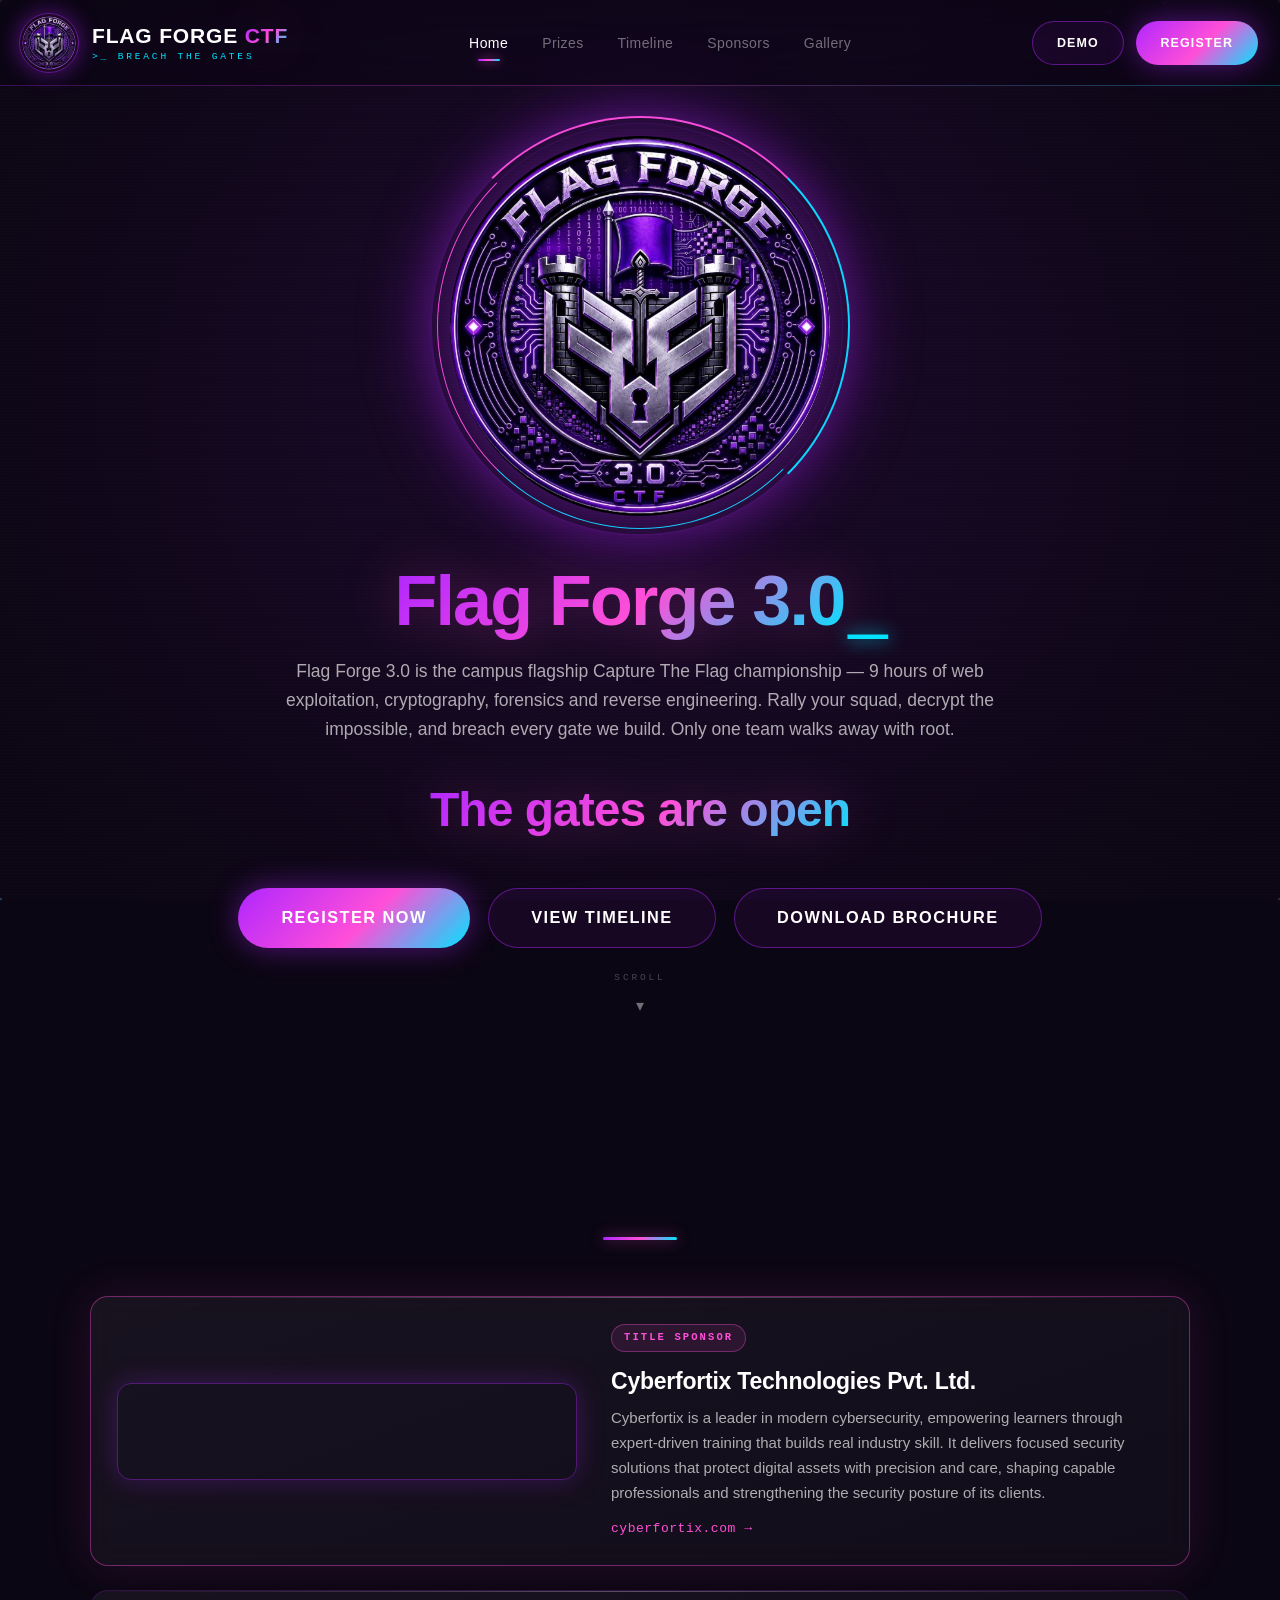
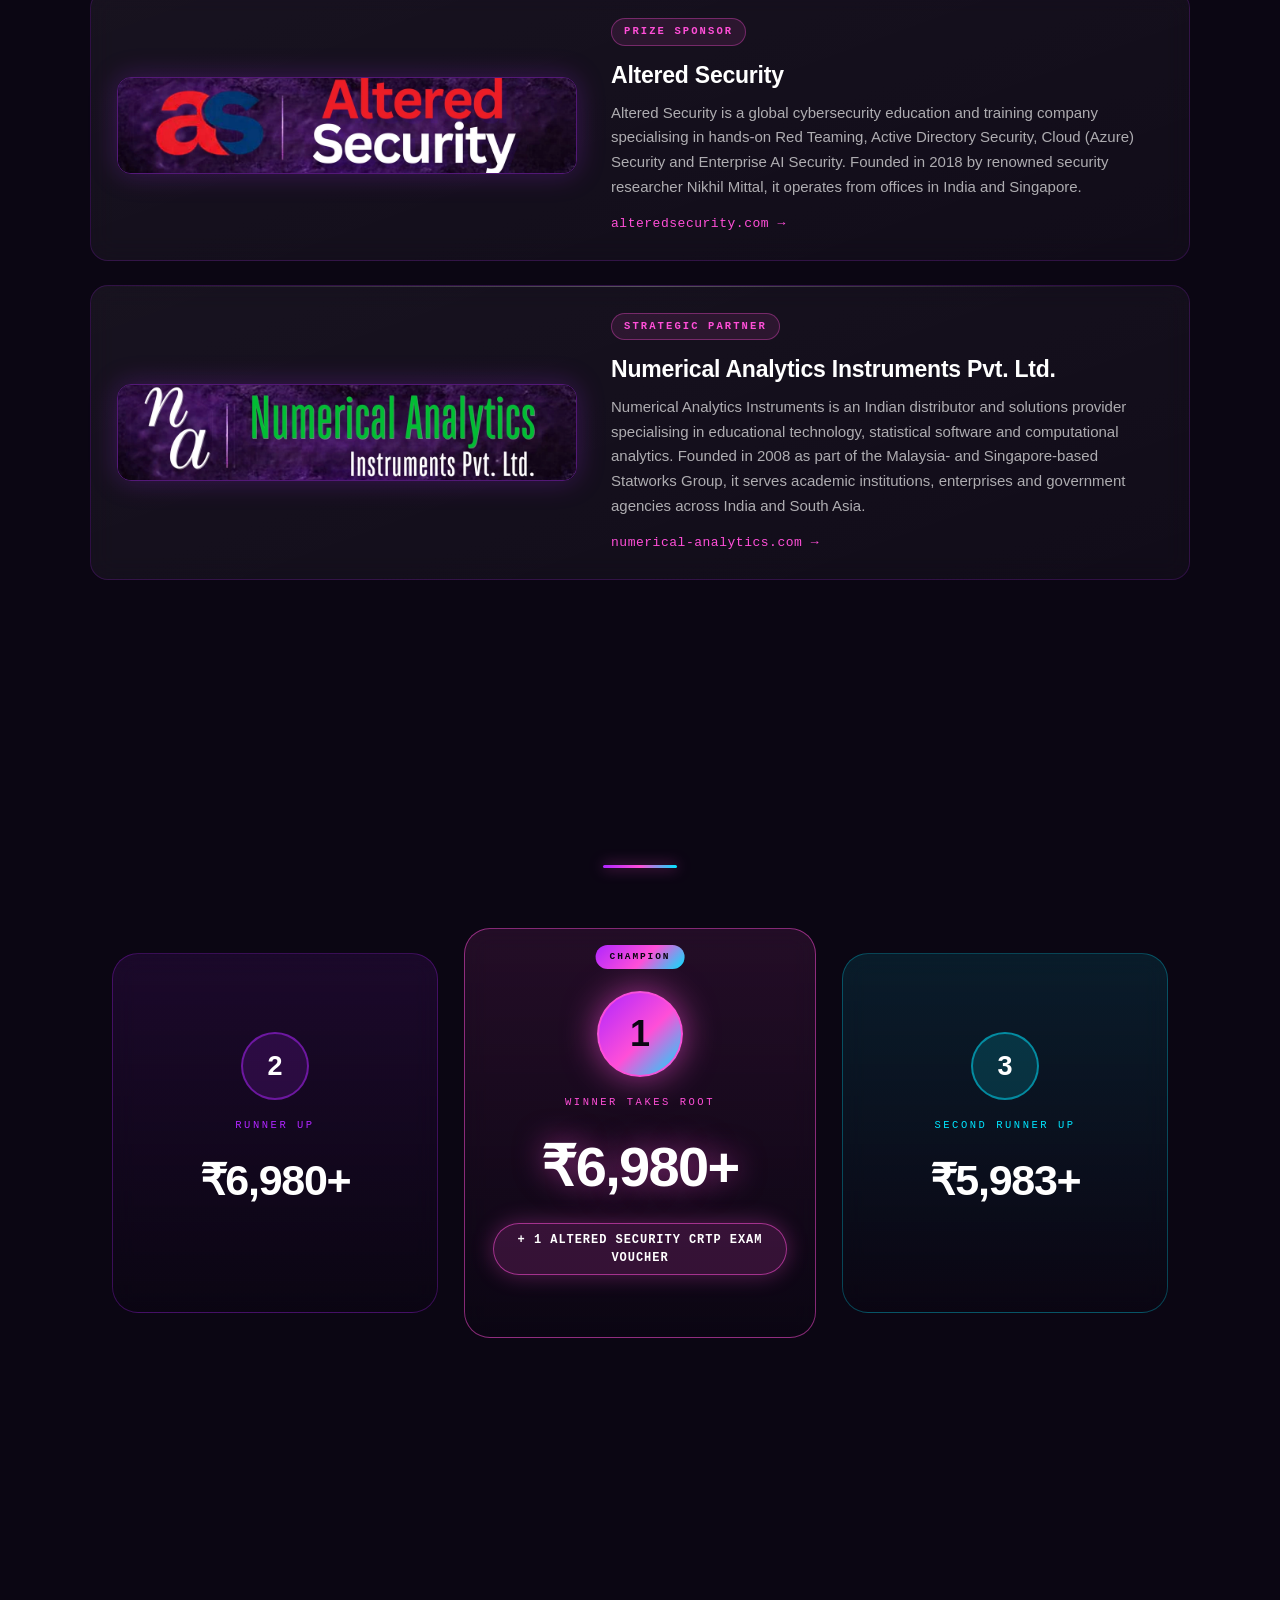
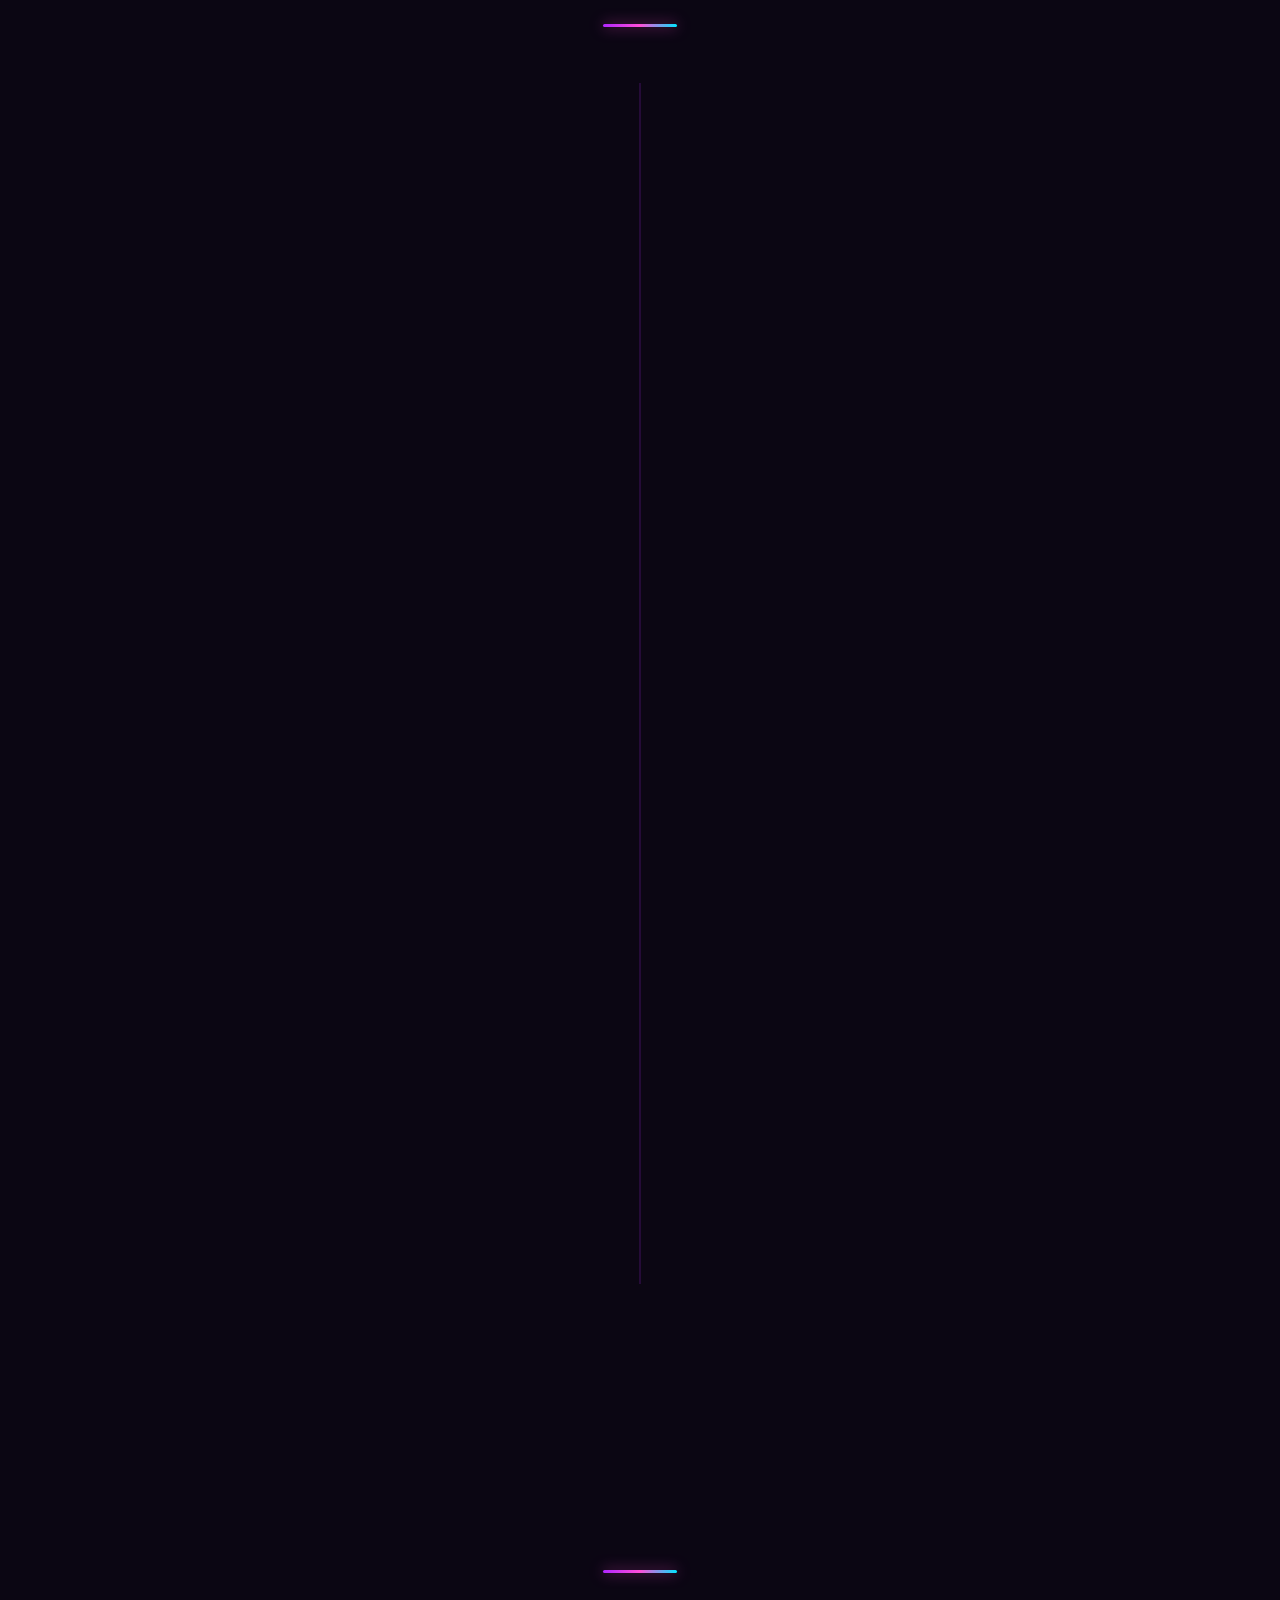
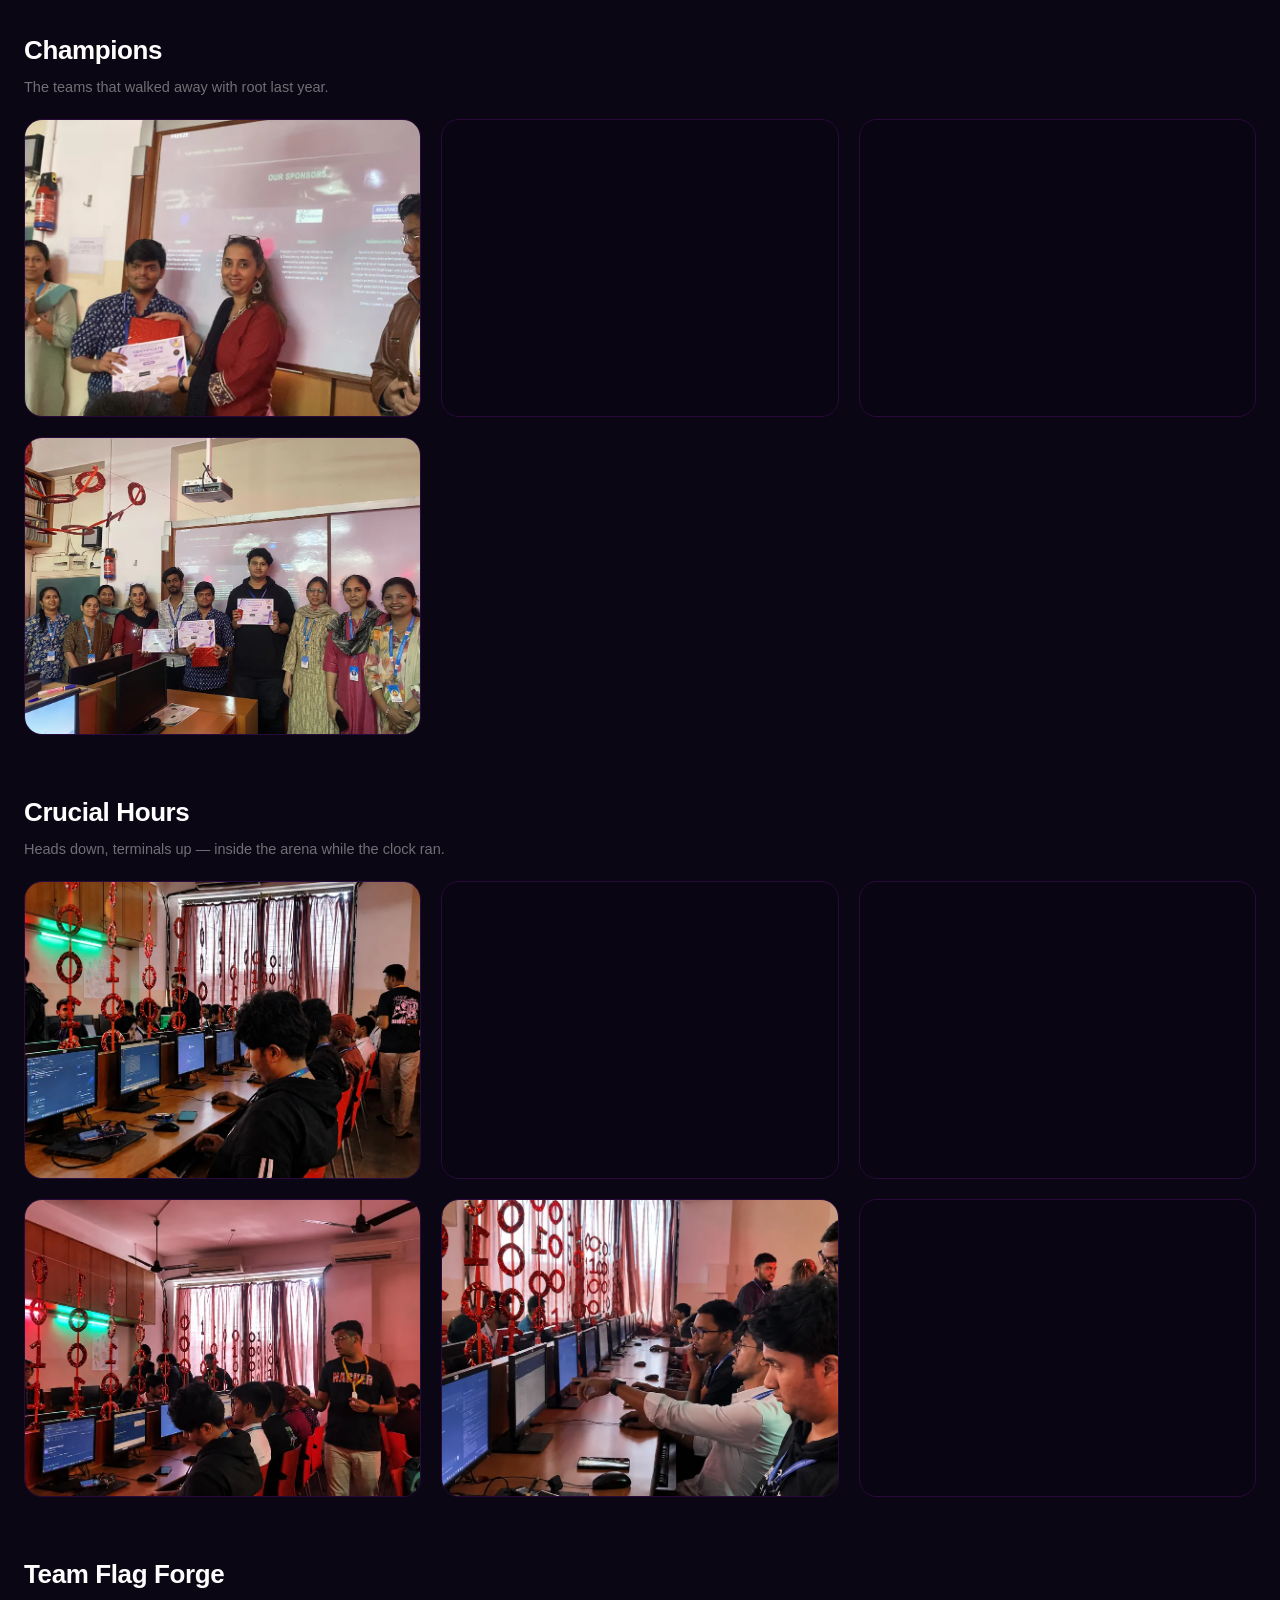
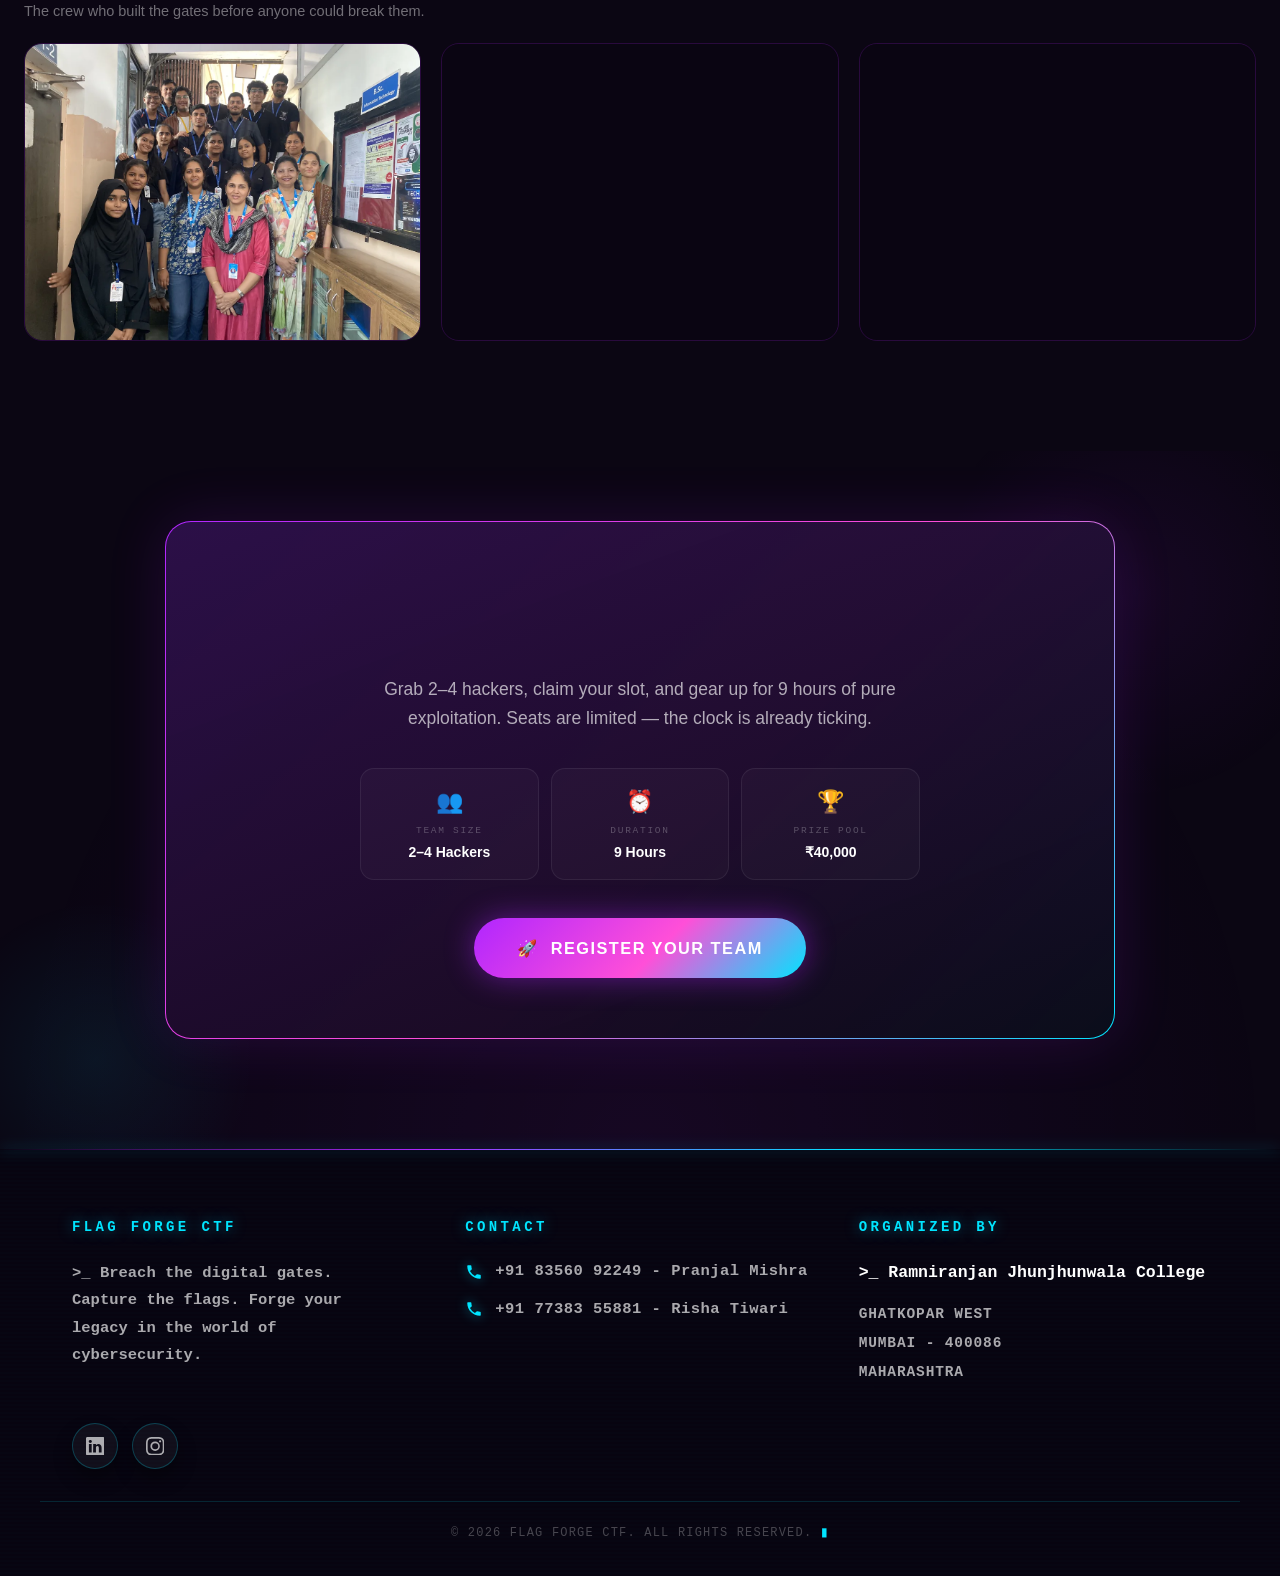
<file: docs/index.html>
<!doctype html>
<html lang="en">
  <head>
    <meta charset="UTF-8" />
    <meta name="viewport" content="width=device-width, initial-scale=1.0" />
    <meta name="theme-color" content="#0B0613" />

    <title>Flag Forge CTF 3.0 — Breach The Gates | RJ College, Mumbai</title>
    <meta
      name="description"
      content="Flag Forge CTF 3.0 by RJ College, Mumbai — a 9-hour online Capture The Flag competition for teams of 2–4. Web, steganography, cryptography and Linux challenges. ₹40,000 prize pool."
    />
    <link rel="canonical" href="https://www.flagforgectf.rjcollege.edu.in/" />
    <meta name="robots" content="index, follow" />

    <!-- Link previews (WhatsApp, LinkedIn, Discord, X) -->
    <meta property="og:type" content="website" />
    <meta property="og:site_name" content="Flag Forge CTF" />
    <meta property="og:url" content="https://www.flagforgectf.rjcollege.edu.in/" />
    <meta property="og:title" content="Flag Forge CTF 3.0 — Breach The Gates" />
    <meta
      property="og:description"
      content="9 hours. Teams of 2–4. ₹40,000 prize pool. Rally your squad and breach every gate we build."
    />
    <meta property="og:image" content="https://www.flagforgectf.rjcollege.edu.in/assets/photos/ctf-logo.jpg" />
    <meta property="og:image:width" content="640" />
    <meta property="og:image:height" content="640" />
    <meta property="og:image:alt" content="Flag Forge CTF 3.0 logo" />
    <meta name="twitter:card" content="summary" />
    <meta name="twitter:title" content="Flag Forge CTF 3.0 — Breach The Gates" />
    <meta name="twitter:image" content="https://www.flagforgectf.rjcollege.edu.in/assets/photos/ctf-logo.jpg" />

    <!-- Icons: Google needs a square icon that's a multiple of 48px -->
    <link rel="icon" href="favicon.ico" sizes="any" />
    <link rel="icon" type="image/png" sizes="48x48" href="assets/favicon-48.png" />
    <link rel="icon" type="image/png" sizes="96x96" href="assets/favicon-96.png" />
    <link rel="icon" type="image/png" sizes="192x192" href="assets/favicon-192.png" />
    <link rel="apple-touch-icon" href="assets/apple-touch-icon.png" />

    <!-- Tells Google the site's name (shown above the result instead of the college's name) -->
    <script type="application/ld+json">
      {
        "@context": "https://schema.org",
        "@type": "WebSite",
        "name": "Flag Forge CTF",
        "alternateName": ["Flag Forge CTF 3.0", "Flag Forge"],
        "url": "https://www.flagforgectf.rjcollege.edu.in/",
        "publisher": {
          "@type": "CollegeOrUniversity",
          "name": "Ramniranjan Jhunjhunwala College of Arts, Science & Commerce",
          "address": "Ghatkopar West, Mumbai 400086, Maharashtra, India"
        }
      }
    </script>

    <!-- No webfonts on purpose: Arial + Courier New. Nothing to download. -->
    <link rel="stylesheet" href="css/style.css" />
    <script src="js/data.js" defer></script>
    <script src="js/main.js" defer></script>
  </head>
  <body>
    <div class="app">
      <!-- Layer 0: animated matrix-rain canvas -->
      <div class="bg-layer" aria-hidden="true">
        <canvas id="bg-canvas"></canvas>
        <div class="bg-vignette"></div>
        <div class="bg-scanlines"></div>
      </div>

      <!-- Layer 1: alert glyph / hacker burst (filled by main.js) -->
      <div id="alert-layer" class="alert-layer" aria-hidden="true"></div>

      <!-- Layer 2: everything readable -->
      <div class="content">
        <!-- ================================================= NAVBAR -->
        <nav id="nav" class="nav">
          <div class="nav-line"></div>

          <div class="nav-row">
            <a href="#home" class="brand" data-close-menu>
              <div class="brand-logo">
                <div class="brand-logo-img">
                  <div
                    data-img-slot
                    data-src="assets/photos/ctf-logo.jpg"
                    data-alt="Flag Forge CTF logo"
                    data-fit="contain"
                    data-circle
                    data-eager
                  ></div>
                </div>
                <div class="brand-ring"></div>
              </div>
              <div class="brand-text">
                <span class="brand-name">FLAG FORGE <span class="grad-text">CTF</span></span>
                <span class="eyebrow brand-tag">&gt;_ Breach The Gates</span>
              </div>
            </a>

            <div class="nav-links">
              <a class="nav-link" data-nav-link href="#home">Home<span class="nav-underline"></span></a>
              <a class="nav-link" data-nav-link href="#prizes">Prizes<span class="nav-underline"></span></a>
              <a class="nav-link" data-nav-link href="#timeline">Timeline<span class="nav-underline"></span></a>
              <a class="nav-link" data-nav-link href="#sponsors">Sponsors<span class="nav-underline"></span></a>
              <a class="nav-link" data-nav-link href="#memories">Gallery<span class="nav-underline"></span></a>
            </div>

            <div class="nav-right">
              <div class="nav-demo">
                <a href="demo/index.html" target="_blank" rel="noreferrer" class="ffbtn ffbtn-ghost ffbtn-sm">
                  <span class="ffbtn-bg"><span class="ffbtn-layers"><span class="ffbtn-layer ffbtn-l1"></span><span class="ffbtn-layer ffbtn-l2"></span><span class="ffbtn-layer ffbtn-l3"></span></span></span>
                  <span class="ffbtn-inner"><span class="ffbtn-static">Demo</span><span class="ffbtn-hover">Open Lab →</span></span>
                </a>
              </div>

              <a href="#register" data-register class="ffbtn ffbtn-primary ffbtn-sm">
                <span class="ffbtn-bg"><span class="ffbtn-layers"><span class="ffbtn-layer ffbtn-l1"></span><span class="ffbtn-layer ffbtn-l2"></span><span class="ffbtn-layer ffbtn-l3"></span></span></span>
                <span class="ffbtn-inner"><span class="ffbtn-static">Register</span><span class="ffbtn-hover">Join Now →</span></span>
              </a>

              <button
                id="menu-toggle"
                class="menu-toggle"
                type="button"
                aria-label="Open menu"
                aria-expanded="false"
                aria-controls="mobile-menu"
              >
                <span></span><span></span><span></span>
              </button>
            </div>
          </div>

          <!-- Mobile drawer -->
          <div id="mobile-menu" class="mobile-menu" inert>
            <div class="mobile-menu-inner">
              <a class="m-link" data-nav-link data-close-menu href="#home" style="--i: 0"><span class="mono">&gt;</span>Home</a>
              <a class="m-link" data-nav-link data-close-menu href="#prizes" style="--i: 1"><span class="mono">&gt;</span>Prizes</a>
              <a class="m-link" data-nav-link data-close-menu href="#timeline" style="--i: 2"><span class="mono">&gt;</span>Timeline</a>
              <a class="m-link" data-nav-link data-close-menu href="#sponsors" style="--i: 3"><span class="mono">&gt;</span>Sponsors</a>
              <a class="m-link" data-nav-link data-close-menu href="#memories" style="--i: 4"><span class="mono">&gt;</span>Gallery</a>
              <a class="m-link" data-close-menu href="demo/index.html" target="_blank" rel="noreferrer" style="--i: 5"><span class="mono">&gt;</span>Demo</a>
              <div class="m-divider"></div>
              <div id="mobile-socials" class="m-socials"></div>
            </div>
          </div>
        </nav>

        <!-- ================================================= HERO -->
        <header id="home" class="hero">
          <div class="hero-logo">
            <div class="hero-ring hero-ring-outer"></div>
            <div class="hero-ring hero-ring-inner"></div>
            <div class="hero-logo-img">
              <div
                data-img-slot
                data-src="assets/photos/ctf-logo.jpg"
                data-alt="Flag Forge CTF 3.0"
                data-fit="contain"
                data-circle
                data-eager
              ></div>
            </div>
          </div>

          <h1 class="hero-title">
            <span id="typewriter" class="grad-text"></span><span class="hero-caret">_</span>
          </h1>

          <p class="hero-tagline">
            Flag Forge 3.0 is the campus flagship Capture The Flag championship — 9 hours of web
            exploitation, cryptography, forensics and reverse engineering. Rally your squad, decrypt
            the impossible, and breach every gate we build. Only one team walks away with root.
          </p>

          <div id="countdown" class="countdown"></div>

          <div class="hero-ctas">
            <a href="#register" data-register class="ffbtn ffbtn-primary ffbtn-lg">
              <span class="ffbtn-bg"><span class="ffbtn-layers"><span class="ffbtn-layer ffbtn-l1"></span><span class="ffbtn-layer ffbtn-l2"></span><span class="ffbtn-layer ffbtn-l3"></span></span></span>
              <span class="ffbtn-inner"><span class="ffbtn-static">Register Now</span><span class="ffbtn-hover">Let's Go →</span></span>
            </a>
            <a href="#timeline" class="ffbtn ffbtn-ghost ffbtn-lg">
              <span class="ffbtn-bg"><span class="ffbtn-layers"><span class="ffbtn-layer ffbtn-l1"></span><span class="ffbtn-layer ffbtn-l2"></span><span class="ffbtn-layer ffbtn-l3"></span></span></span>
              <span class="ffbtn-inner"><span class="ffbtn-static">View Timeline</span><span class="ffbtn-hover">View Timeline</span></span>
            </a>
            <a
              id="brochure-btn"
              href="assets/FlagForgeCTF3-brochure.pdf"
              download="FlagForgeCTF3-brochure.pdf"
              class="ffbtn ffbtn-ghost ffbtn-lg"
            >
              <span class="ffbtn-bg"><span class="ffbtn-layers"><span class="ffbtn-layer ffbtn-l1"></span><span class="ffbtn-layer ffbtn-l2"></span><span class="ffbtn-layer ffbtn-l3"></span></span></span>
              <span class="ffbtn-inner"><span class="ffbtn-static">Download Brochure</span><span class="ffbtn-hover">Get PDF ↓</span></span>
            </a>
          </div>

          <div class="scroll-hint" aria-hidden="true">
            <span class="mono">scroll</span>
            <span class="scroll-hint-arrow">▾</span>
          </div>
        </header>

        <!-- ================================================= SPONSORS -->
        <section id="sponsors" class="sponsors">
          <div class="container">
            <div class="sec-head center">
              <h2 class="scroll-float" data-scroll-float data-stagger="0.035"><span class="scroll-float-text">Our Sponsors</span></h2>
              <div class="rule" data-reveal data-delay="120"></div>
            </div>
          </div>

          <div id="sponsor-list" class="sponsor-list"></div>
        </section>

        <!-- ================================================= PRIZES -->
        <section id="prizes" class="section">
          <div class="container">
            <div class="sec-head center">
              <h2 class="scroll-float" data-scroll-float data-stagger="0.035"><span class="scroll-float-text">The Prize Pool</span></h2>
              <div class="rule" data-reveal data-delay="120"></div>
            </div>
          </div>
          <div id="prize-list" class="prize-list"></div>
        </section>

        <!-- ================================================= TIMELINE -->
        <section id="timeline" class="section">
          <div class="container" style="margin-bottom: 56px">
            <div class="sec-head center">
              <h2 class="scroll-float" data-scroll-float data-stagger="0.035"><span class="scroll-float-text">The Timeline</span></h2>
              <div class="rule" data-reveal data-delay="120"></div>
            </div>
          </div>

          <div id="timeline-list" class="tl">
            <div class="tl-rail"></div>
            <div class="tl-fill"></div>
          </div>
        </section>

        <!-- ================================================= MEMORIES -->
        <section id="memories" class="section">
          <div class="container container-wide">
            <div class="sec-head center">
              <h2 class="scroll-float" data-scroll-float data-stagger="0.035"><span class="scroll-float-text">Last Year Memories</span></h2>
              <div class="rule" data-reveal data-delay="120"></div>
            </div>
            <div id="gallery"></div>
          </div>
        </section>

        <!-- ================================================= REGISTER CTA -->
        <section id="register" class="register">
          <div class="register-orbs" aria-hidden="true">
            <div class="orb orb-a"></div>
            <div class="orb orb-b"></div>
          </div>

          <div id="register-panel" class="reg-panel">
            <div class="reg-glow"></div>

            <div class="reg-body">
              <div class="reg-heading">
                <h2 class="scroll-float" data-scroll-float data-stagger="0.028"><span class="scroll-float-text">Ready to breach the gates?</span></h2>
              </div>

              <p class="reg-copy">
                Grab 2–4 hackers, claim your slot, and gear up for 9 hours of pure exploitation.
                Seats are limited — the clock is already ticking.
              </p>

              <div id="event-facts" class="facts"></div>

              <div class="reg-cta">
                <a id="register-btn" href="#register" data-register class="ffbtn ffbtn-primary ffbtn-lg">
                  <span class="ffbtn-bg"><span class="ffbtn-layers"><span class="ffbtn-layer ffbtn-l1"></span><span class="ffbtn-layer ffbtn-l2"></span><span class="ffbtn-layer ffbtn-l3"></span></span></span>
                  <span class="ffbtn-inner"><span class="ffbtn-static">🚀&nbsp;&nbsp;Register Your Team</span><span class="ffbtn-hover">⚡ Let's Breach →</span></span>
                </a>
              </div>
            </div>
          </div>
        </section>

        <!-- ================================================= FOOTER -->
        <footer class="footer">
          <div class="footer-line"></div>
          <div class="footer-scan"></div>

          <div class="footer-grid">
            <div>
              <div class="footer-head">Flag Forge CTF</div>
              <p class="footer-about">
                &gt;_ Breach the digital gates. Capture the flags. Forge your legacy in the world of
                cybersecurity.
              </p>
              <ul id="footer-socials" class="socials"></ul>
            </div>

            <div>
              <div class="footer-head">Contact</div>
              <div id="footer-contacts" class="footer-contacts"></div>
            </div>

            <div>
              <div class="footer-head">Organized By</div>
              <div class="footer-org">&gt;_ Ramniranjan Jhunjhunwala College</div>
              <div class="footer-addr">
                <div>GHATKOPAR WEST</div>
                <div>MUMBAI - 400086</div>
                <div>MAHARASHTRA</div>
              </div>
            </div>
          </div>

          <div class="footer-bottom">
            <span>© 2026 FLAG FORGE CTF. ALL RIGHTS RESERVED. <span class="footer-caret">▮</span></span>
          </div>
        </footer>
      </div>
    </div>
  </body>
</html>
</file>
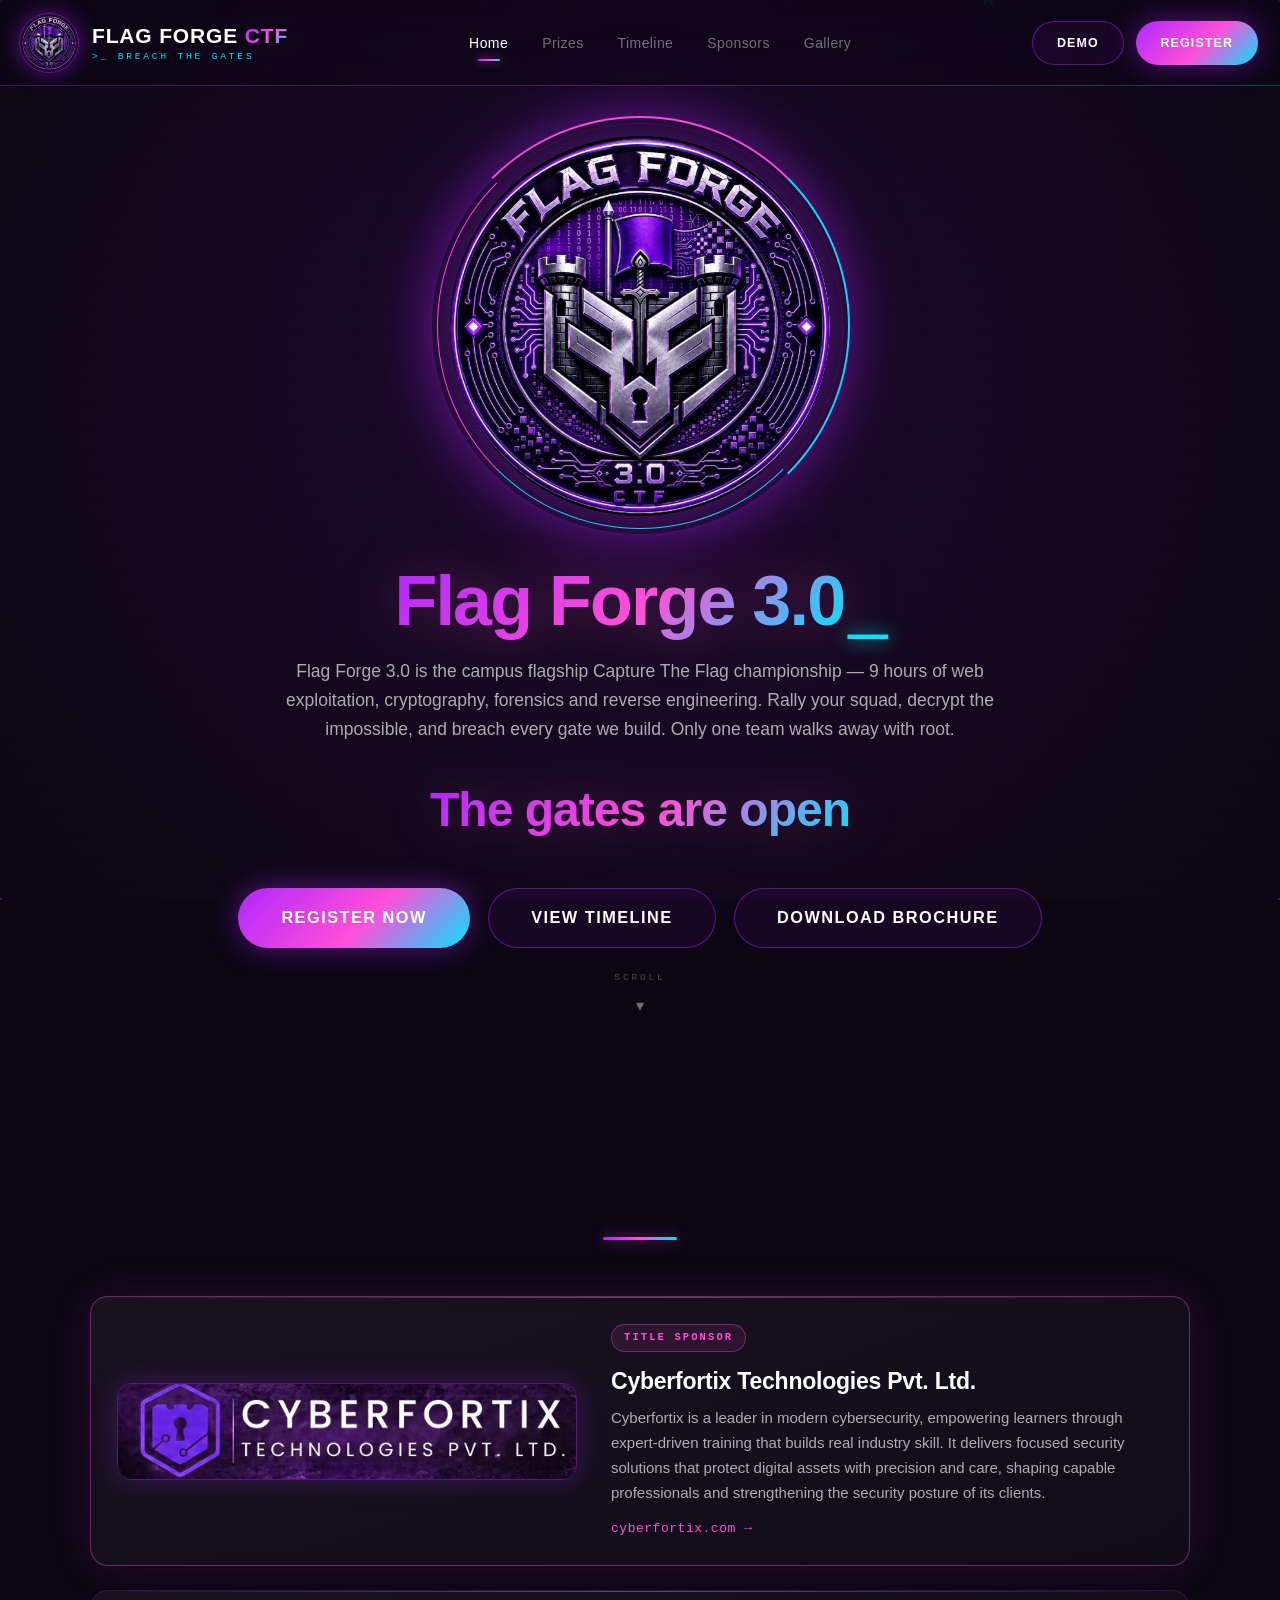
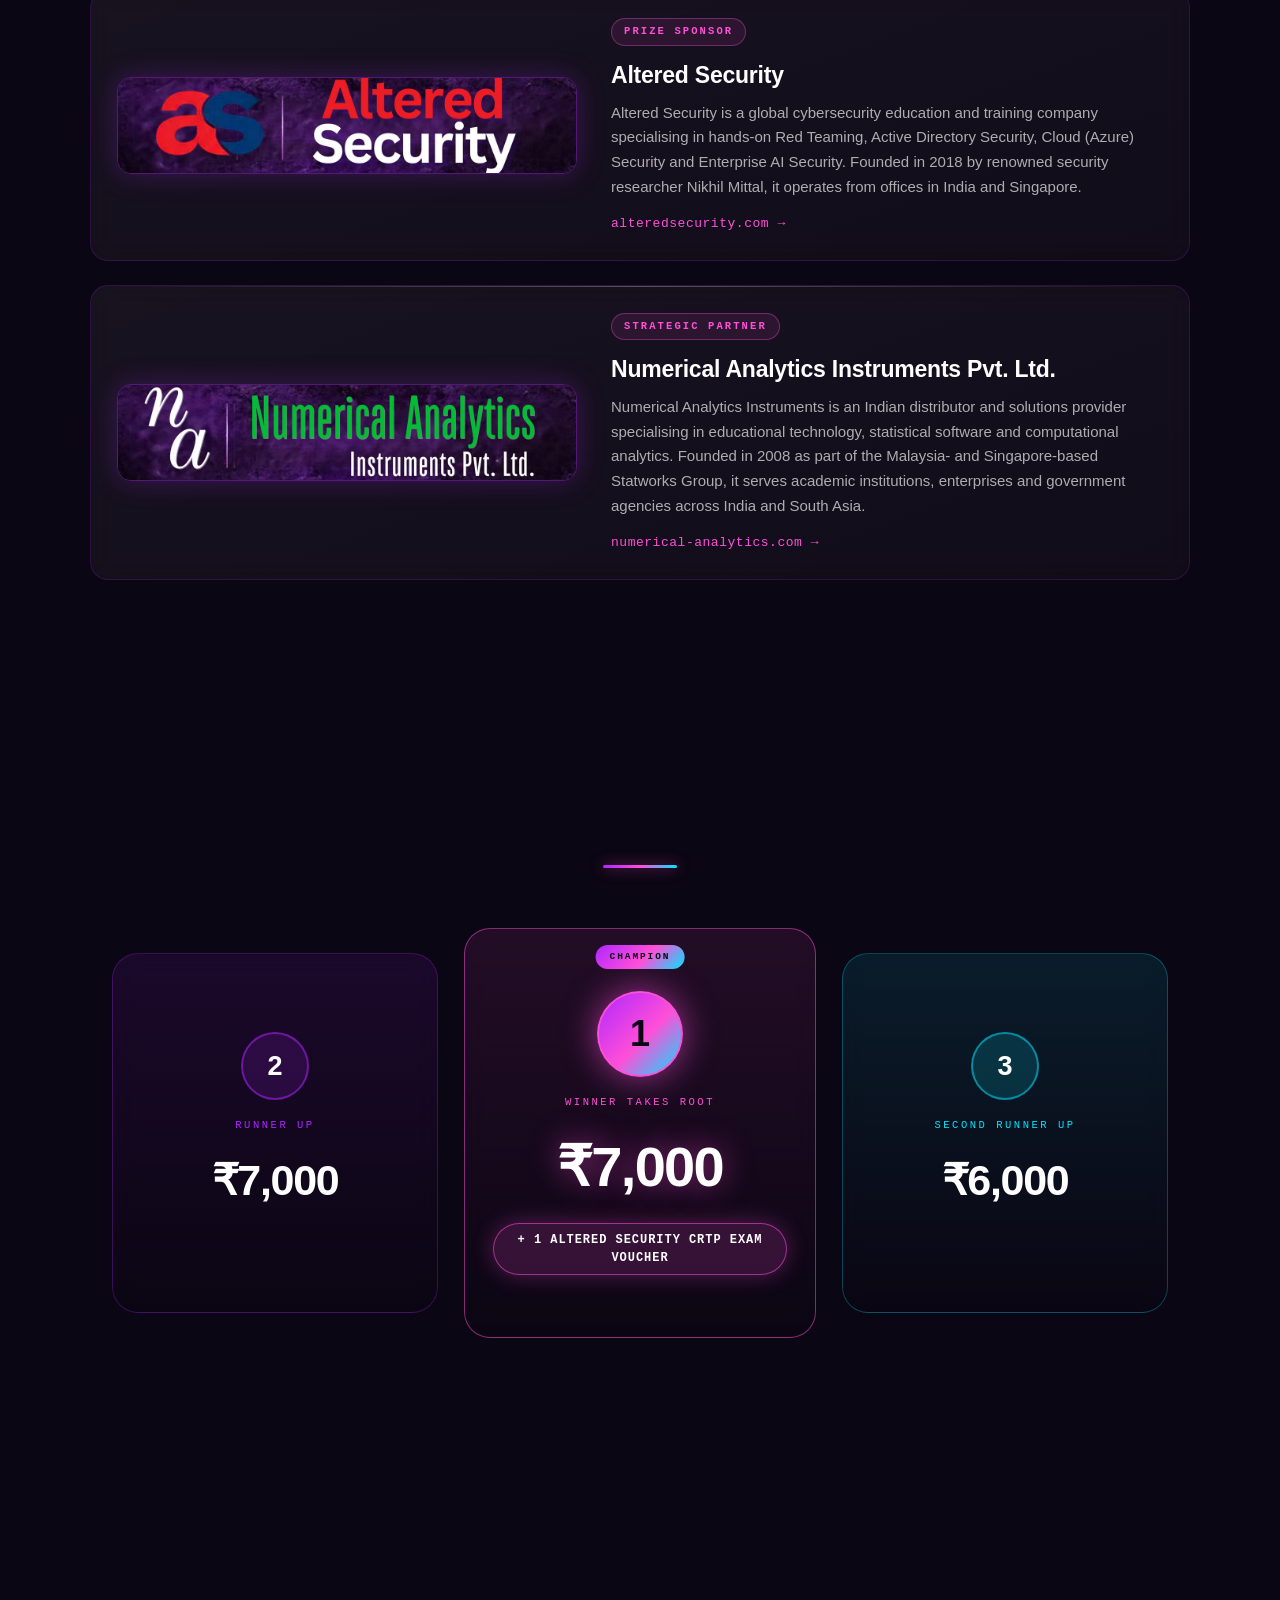
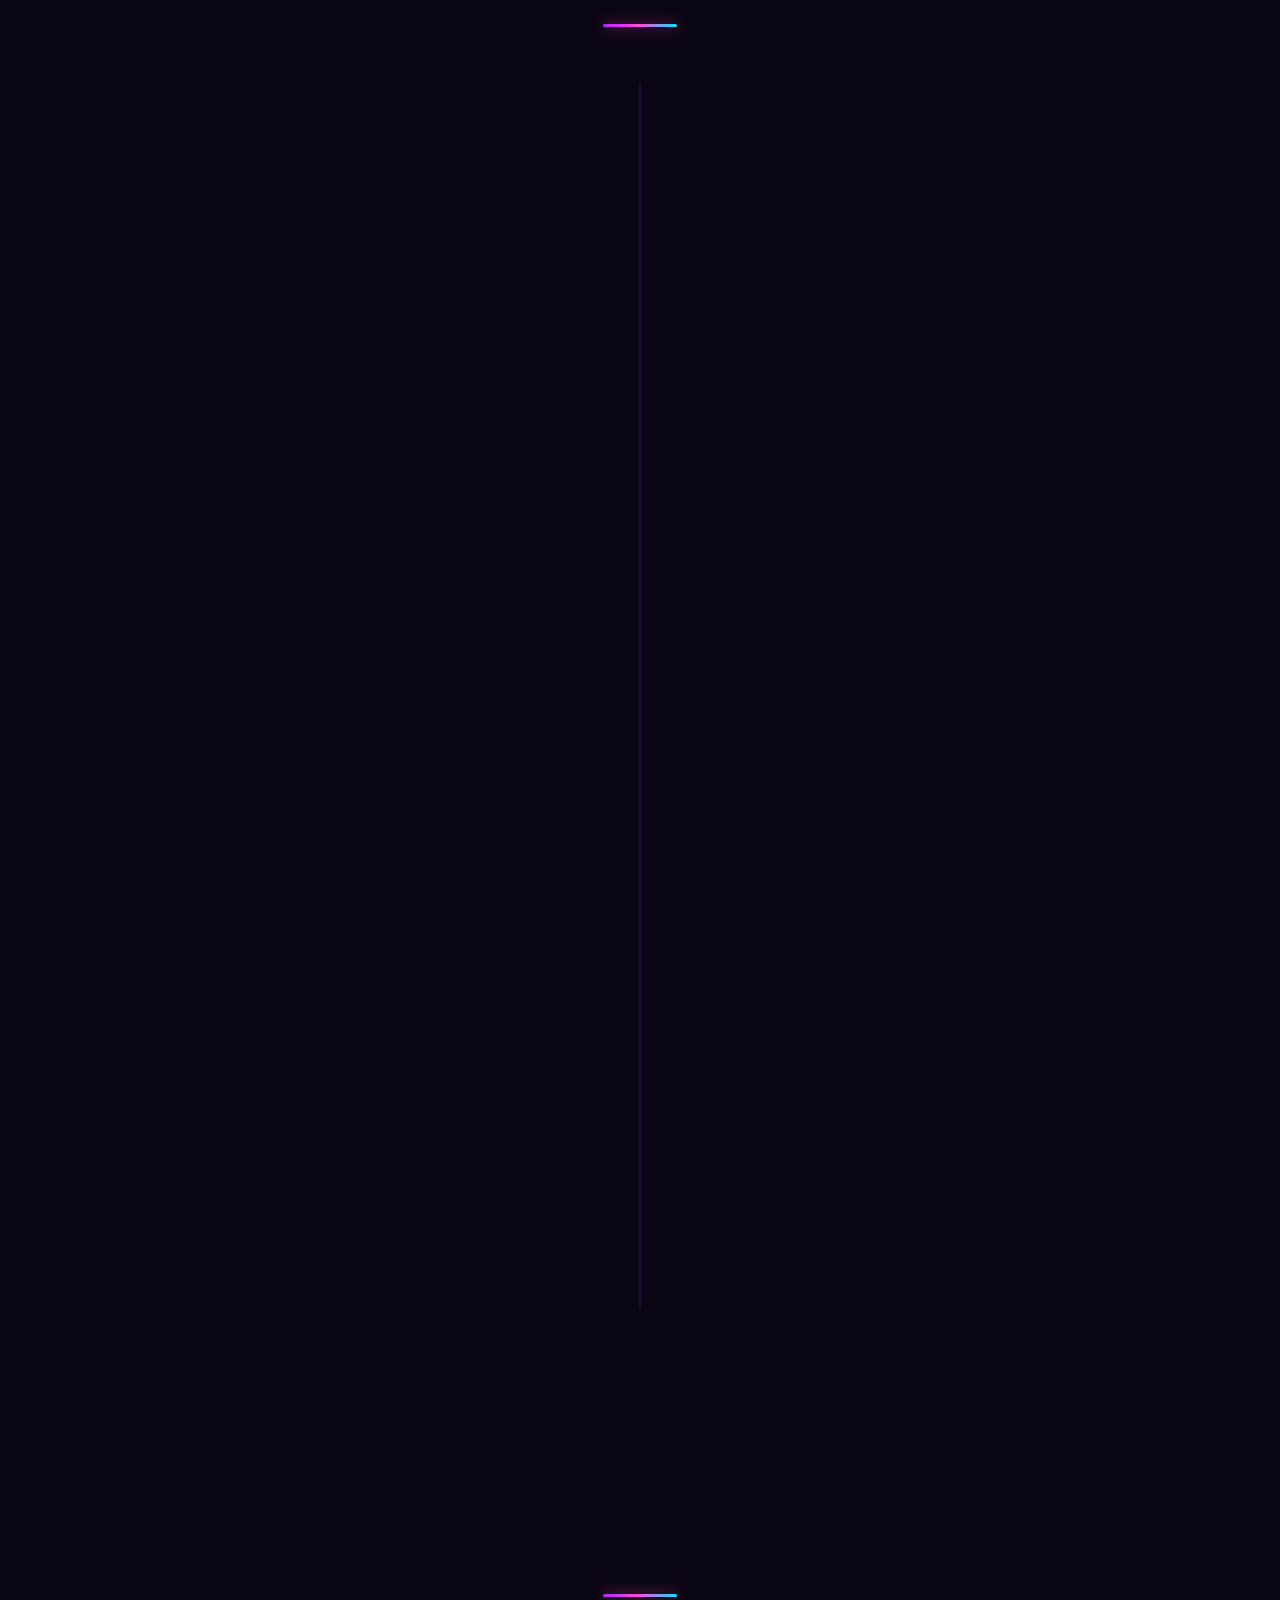
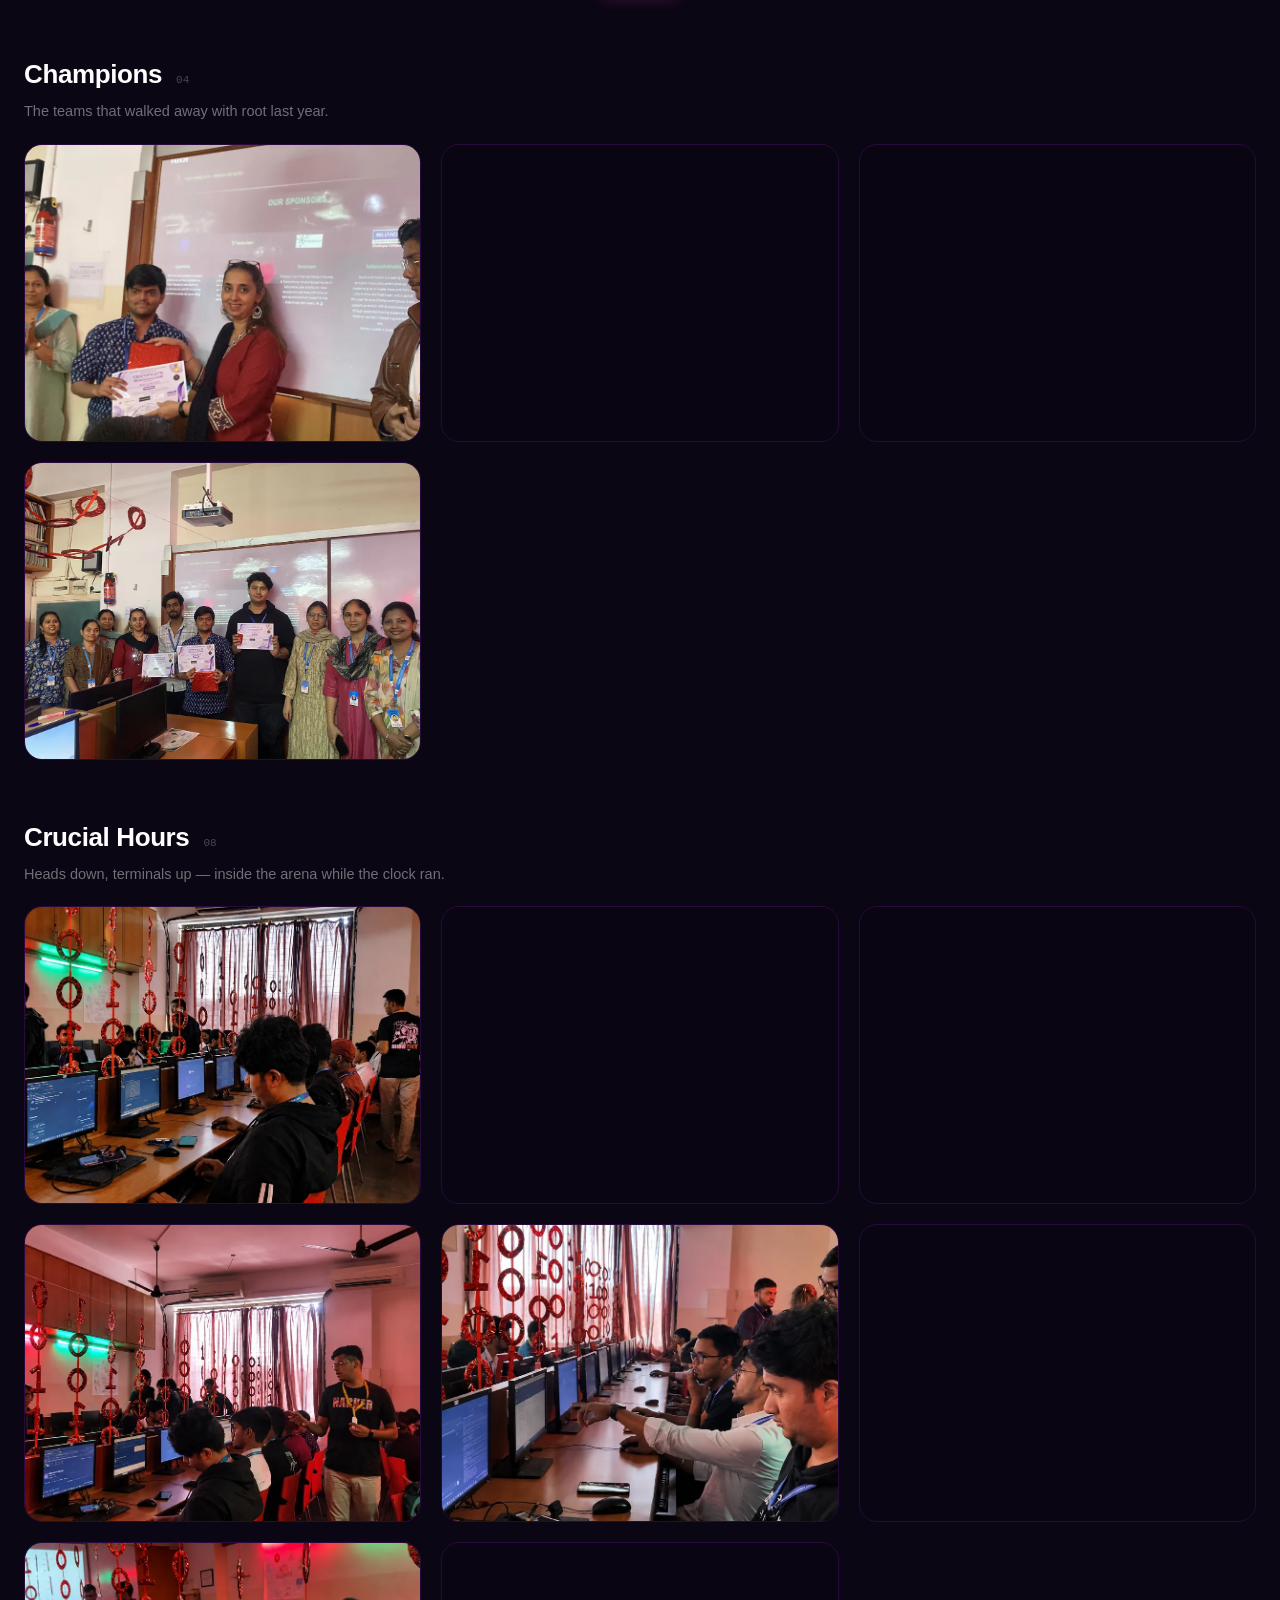
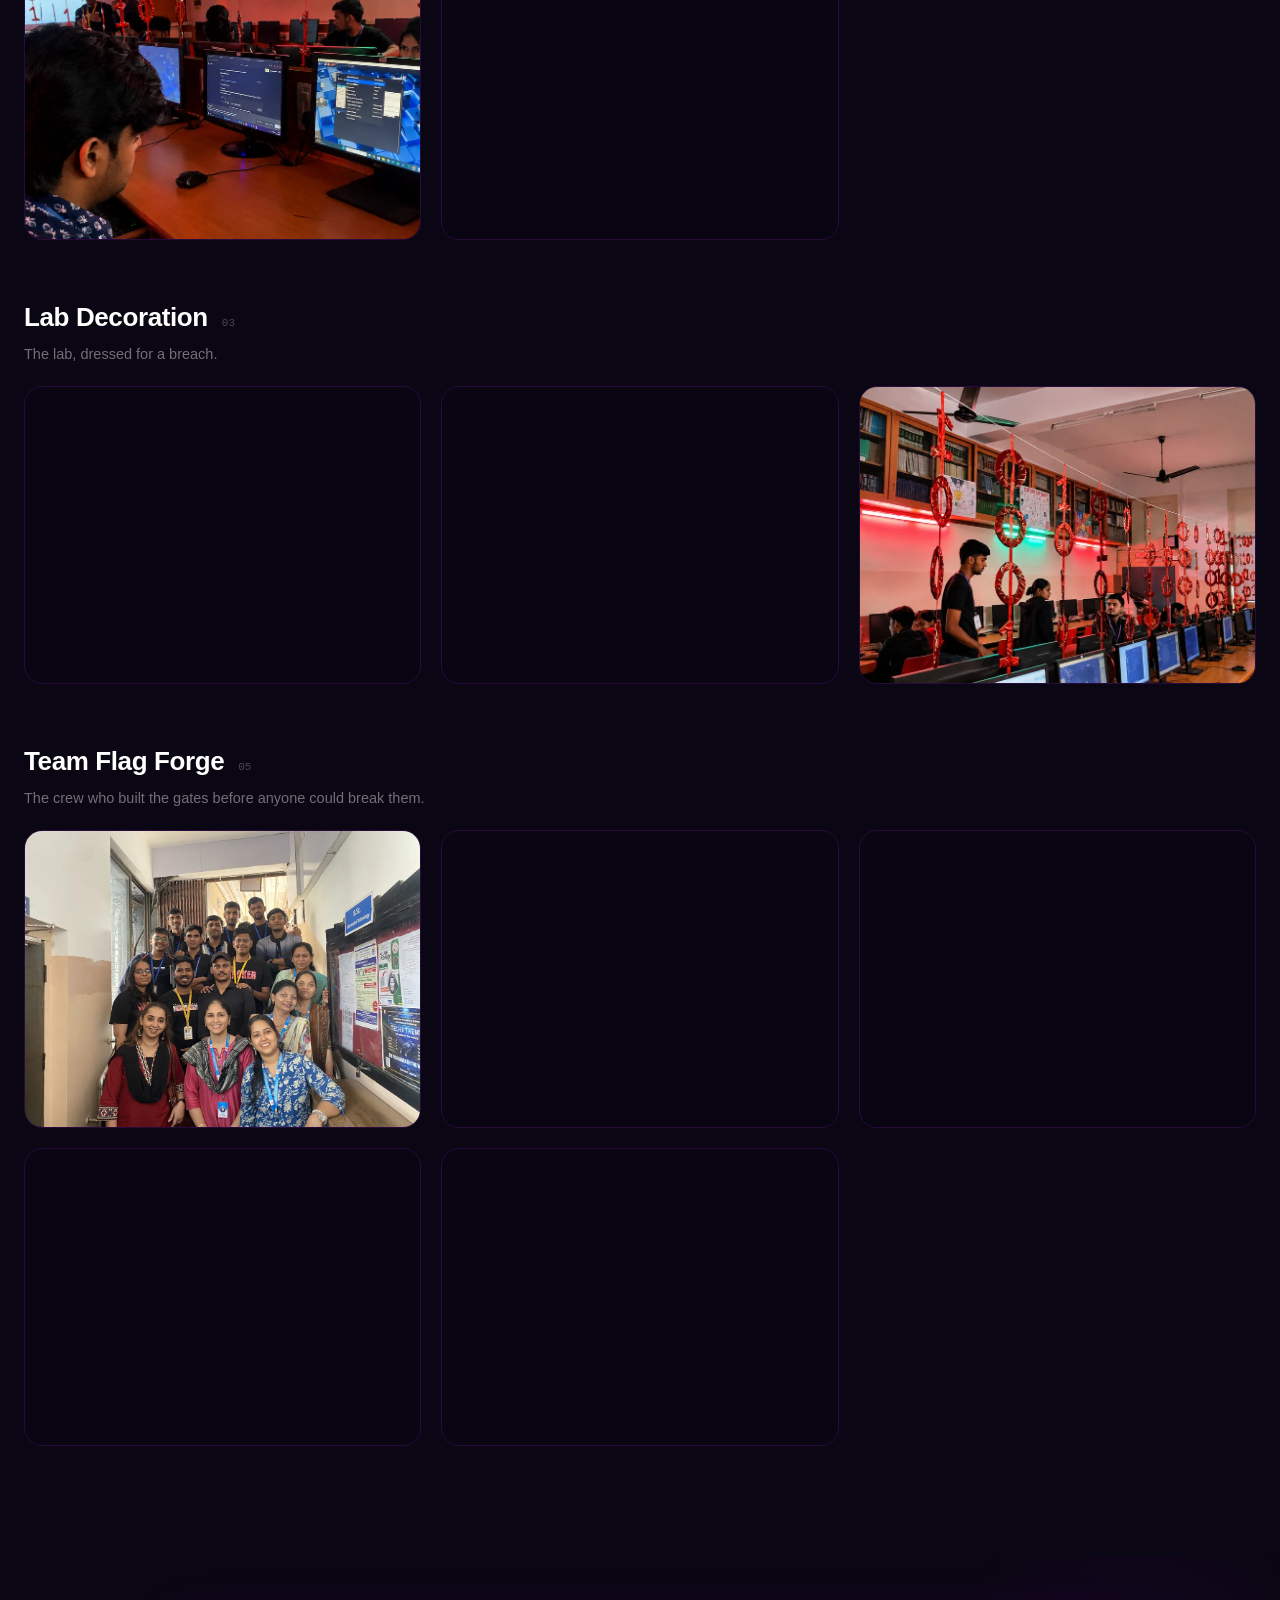
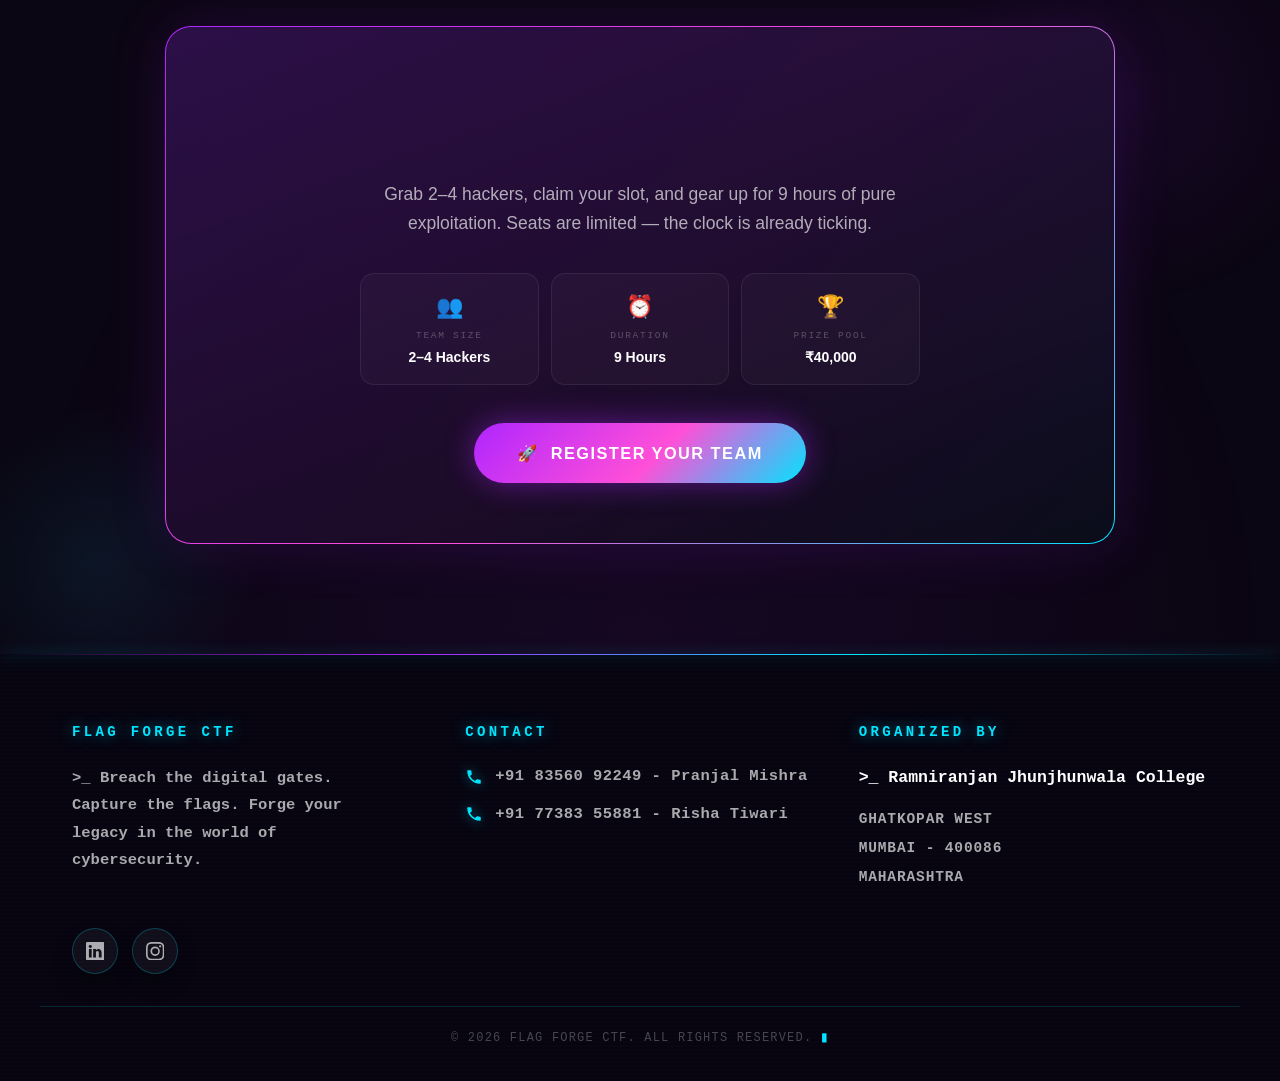
<file: static-site/index.html>
<!doctype html>
<html lang="en">
  <head>
    <meta charset="UTF-8" />
    <meta name="viewport" content="width=device-width, initial-scale=1.0" />
    <meta name="theme-color" content="#0B0613" />

    <title>Flag Forge CTF 3.0 — Breach The Gates</title>
    <meta
      name="description"
      content="Flag Forge 3.0 — a 9-hour online Capture The Flag championship. Web, steganography, cryptography and Linux challenges."
    />
    <meta property="og:type" content="website" />
    <meta property="og:title" content="Flag Forge CTF 3.0 — Breach The Gates" />
    <meta
      property="og:description"
      content="9 hours. Teams of 2–4. ₹40,000 prize pool. Rally your squad and breach every gate we build."
    />
    <meta name="twitter:card" content="summary_large_image" />
    <link rel="icon" href="assets/photos/ctf-logo.jpg" />

    <!-- No webfonts on purpose: Arial + Courier New. Nothing to download. -->
    <link rel="stylesheet" href="css/style.css" />
    <script src="js/data.js" defer></script>
    <script src="js/main.js" defer></script>
  </head>
  <body>
    <div class="app">
      <!-- Layer 0: animated matrix-rain canvas -->
      <div class="bg-layer" aria-hidden="true">
        <canvas id="bg-canvas"></canvas>
        <div class="bg-vignette"></div>
        <div class="bg-scanlines"></div>
      </div>

      <!-- Layer 1: alert glyph / hacker burst (filled by main.js) -->
      <div id="alert-layer" class="alert-layer" aria-hidden="true"></div>

      <!-- Layer 2: everything readable -->
      <div class="content">
        <!-- ================================================= NAVBAR -->
        <nav id="nav" class="nav">
          <div class="nav-line"></div>

          <div class="nav-row">
            <a href="#home" class="brand" data-close-menu>
              <div class="brand-logo">
                <div class="brand-logo-img">
                  <div
                    data-img-slot
                    data-src="assets/photos/ctf-logo.jpg"
                    data-alt="Flag Forge CTF logo"
                    data-fit="contain"
                    data-circle
                    data-eager
                  ></div>
                </div>
                <div class="brand-ring"></div>
              </div>
              <div class="brand-text">
                <span class="brand-name">FLAG FORGE <span class="grad-text">CTF</span></span>
                <span class="eyebrow brand-tag">&gt;_ Breach The Gates</span>
              </div>
            </a>

            <div class="nav-links">
              <a class="nav-link" data-nav-link href="#home">Home<span class="nav-underline"></span></a>
              <a class="nav-link" data-nav-link href="#prizes">Prizes<span class="nav-underline"></span></a>
              <a class="nav-link" data-nav-link href="#timeline">Timeline<span class="nav-underline"></span></a>
              <a class="nav-link" data-nav-link href="#sponsors">Sponsors<span class="nav-underline"></span></a>
              <a class="nav-link" data-nav-link href="#memories">Gallery<span class="nav-underline"></span></a>
            </div>

            <div class="nav-right">
              <div class="nav-demo">
                <a href="demo/index.html" target="_blank" rel="noreferrer" class="ffbtn ffbtn-ghost ffbtn-sm">
                  <span class="ffbtn-bg"><span class="ffbtn-layers"><span class="ffbtn-layer ffbtn-l1"></span><span class="ffbtn-layer ffbtn-l2"></span><span class="ffbtn-layer ffbtn-l3"></span></span></span>
                  <span class="ffbtn-inner"><span class="ffbtn-static">Demo</span><span class="ffbtn-hover">Open Lab →</span></span>
                </a>
              </div>

              <a href="#register" data-register class="ffbtn ffbtn-primary ffbtn-sm">
                <span class="ffbtn-bg"><span class="ffbtn-layers"><span class="ffbtn-layer ffbtn-l1"></span><span class="ffbtn-layer ffbtn-l2"></span><span class="ffbtn-layer ffbtn-l3"></span></span></span>
                <span class="ffbtn-inner"><span class="ffbtn-static">Register</span><span class="ffbtn-hover">Join Now →</span></span>
              </a>

              <button
                id="menu-toggle"
                class="menu-toggle"
                type="button"
                aria-label="Open menu"
                aria-expanded="false"
                aria-controls="mobile-menu"
              >
                <span></span><span></span><span></span>
              </button>
            </div>
          </div>

          <!-- Mobile drawer -->
          <div id="mobile-menu" class="mobile-menu" inert>
            <div class="mobile-menu-inner">
              <a class="m-link" data-nav-link data-close-menu href="#home" style="--i: 0"><span class="mono">&gt;</span>Home</a>
              <a class="m-link" data-nav-link data-close-menu href="#prizes" style="--i: 1"><span class="mono">&gt;</span>Prizes</a>
              <a class="m-link" data-nav-link data-close-menu href="#timeline" style="--i: 2"><span class="mono">&gt;</span>Timeline</a>
              <a class="m-link" data-nav-link data-close-menu href="#sponsors" style="--i: 3"><span class="mono">&gt;</span>Sponsors</a>
              <a class="m-link" data-nav-link data-close-menu href="#memories" style="--i: 4"><span class="mono">&gt;</span>Gallery</a>
              <a class="m-link" data-close-menu href="demo/index.html" target="_blank" rel="noreferrer" style="--i: 5"><span class="mono">&gt;</span>Demo</a>
              <div class="m-divider"></div>
              <div id="mobile-socials" class="m-socials"></div>
            </div>
          </div>
        </nav>

        <!-- ================================================= HERO -->
        <header id="home" class="hero">
          <div class="hero-logo">
            <div class="hero-ring hero-ring-outer"></div>
            <div class="hero-ring hero-ring-inner"></div>
            <div class="hero-logo-img">
              <div
                data-img-slot
                data-src="assets/photos/ctf-logo.jpg"
                data-alt="Flag Forge CTF 3.0"
                data-fit="contain"
                data-circle
                data-eager
              ></div>
            </div>
          </div>

          <h1 class="hero-title">
            <span id="typewriter" class="grad-text"></span><span class="hero-caret">_</span>
          </h1>

          <p class="hero-tagline">
            Flag Forge 3.0 is the campus flagship Capture The Flag championship — 9 hours of web
            exploitation, cryptography, forensics and reverse engineering. Rally your squad, decrypt
            the impossible, and breach every gate we build. Only one team walks away with root.
          </p>

          <div id="countdown" class="countdown"></div>

          <div class="hero-ctas">
            <a href="#register" data-register class="ffbtn ffbtn-primary ffbtn-lg">
              <span class="ffbtn-bg"><span class="ffbtn-layers"><span class="ffbtn-layer ffbtn-l1"></span><span class="ffbtn-layer ffbtn-l2"></span><span class="ffbtn-layer ffbtn-l3"></span></span></span>
              <span class="ffbtn-inner"><span class="ffbtn-static">Register Now</span><span class="ffbtn-hover">Let's Go →</span></span>
            </a>
            <a href="#timeline" class="ffbtn ffbtn-ghost ffbtn-lg">
              <span class="ffbtn-bg"><span class="ffbtn-layers"><span class="ffbtn-layer ffbtn-l1"></span><span class="ffbtn-layer ffbtn-l2"></span><span class="ffbtn-layer ffbtn-l3"></span></span></span>
              <span class="ffbtn-inner"><span class="ffbtn-static">View Timeline</span><span class="ffbtn-hover">View Timeline</span></span>
            </a>
            <a
              id="brochure-btn"
              href="assets/FlagForgeCTF3-brochure.pdf"
              download="FlagForgeCTF3-brochure.pdf"
              class="ffbtn ffbtn-ghost ffbtn-lg"
            >
              <span class="ffbtn-bg"><span class="ffbtn-layers"><span class="ffbtn-layer ffbtn-l1"></span><span class="ffbtn-layer ffbtn-l2"></span><span class="ffbtn-layer ffbtn-l3"></span></span></span>
              <span class="ffbtn-inner"><span class="ffbtn-static">Download Brochure</span><span class="ffbtn-hover">Get PDF ↓</span></span>
            </a>
          </div>

          <div class="scroll-hint" aria-hidden="true">
            <span class="mono">scroll</span>
            <span class="scroll-hint-arrow">▾</span>
          </div>
        </header>

        <!-- ================================================= SPONSORS -->
        <section id="sponsors" class="sponsors">
          <div class="container">
            <div class="sec-head center">
              <h2 class="scroll-float" data-scroll-float data-stagger="0.035"><span class="scroll-float-text">Our Sponsors</span></h2>
              <div class="rule" data-reveal data-delay="120"></div>
            </div>
          </div>

          <div id="sponsor-list" class="sponsor-list"></div>
        </section>

        <!-- ================================================= PRIZES -->
        <section id="prizes" class="section">
          <div class="container">
            <div class="sec-head center">
              <h2 class="scroll-float" data-scroll-float data-stagger="0.035"><span class="scroll-float-text">The Prize Pool</span></h2>
              <div class="rule" data-reveal data-delay="120"></div>
            </div>
          </div>
          <div id="prize-list" class="prize-list"></div>
        </section>

        <!-- ================================================= TIMELINE -->
        <section id="timeline" class="section">
          <div class="container" style="margin-bottom: 56px">
            <div class="sec-head center">
              <h2 class="scroll-float" data-scroll-float data-stagger="0.035"><span class="scroll-float-text">The Timeline</span></h2>
              <div class="rule" data-reveal data-delay="120"></div>
            </div>
          </div>

          <div id="timeline-list" class="tl">
            <div class="tl-rail"></div>
            <div class="tl-fill"></div>
          </div>
        </section>

        <!-- ================================================= MEMORIES -->
        <section id="memories" class="section">
          <div class="container container-wide">
            <div class="sec-head center">
              <h2 class="scroll-float" data-scroll-float data-stagger="0.035"><span class="scroll-float-text">Last Year Memories</span></h2>
              <div class="rule" data-reveal data-delay="120"></div>
            </div>
            <div id="gallery"></div>
          </div>
        </section>

        <!-- ================================================= REGISTER CTA -->
        <section id="register" class="register">
          <div class="register-orbs" aria-hidden="true">
            <div class="orb orb-a"></div>
            <div class="orb orb-b"></div>
          </div>

          <div id="register-panel" class="reg-panel">
            <div class="reg-glow"></div>

            <div class="reg-body">
              <div class="reg-heading">
                <h2 class="scroll-float" data-scroll-float data-stagger="0.028"><span class="scroll-float-text">Ready to breach the gates?</span></h2>
              </div>

              <p class="reg-copy">
                Grab 2–4 hackers, claim your slot, and gear up for 9 hours of pure exploitation.
                Seats are limited — the clock is already ticking.
              </p>

              <div id="event-facts" class="facts"></div>

              <div class="reg-cta">
                <a id="register-btn" href="#register" data-register class="ffbtn ffbtn-primary ffbtn-lg">
                  <span class="ffbtn-bg"><span class="ffbtn-layers"><span class="ffbtn-layer ffbtn-l1"></span><span class="ffbtn-layer ffbtn-l2"></span><span class="ffbtn-layer ffbtn-l3"></span></span></span>
                  <span class="ffbtn-inner"><span class="ffbtn-static">🚀&nbsp;&nbsp;Register Your Team</span><span class="ffbtn-hover">⚡ Let's Breach →</span></span>
                </a>
              </div>
            </div>
          </div>
        </section>

        <!-- ================================================= FOOTER -->
        <footer class="footer">
          <div class="footer-line"></div>
          <div class="footer-scan"></div>

          <div class="footer-grid">
            <div>
              <div class="footer-head">Flag Forge CTF</div>
              <p class="footer-about">
                &gt;_ Breach the digital gates. Capture the flags. Forge your legacy in the world of
                cybersecurity.
              </p>
              <ul id="footer-socials" class="socials"></ul>
            </div>

            <div>
              <div class="footer-head">Contact</div>
              <div id="footer-contacts" class="footer-contacts"></div>
            </div>

            <div>
              <div class="footer-head">Organized By</div>
              <div class="footer-org">&gt;_ Ramniranjan Jhunjhunwala College</div>
              <div class="footer-addr">
                <div>GHATKOPAR WEST</div>
                <div>MUMBAI - 400086</div>
                <div>MAHARASHTRA</div>
              </div>
            </div>
          </div>

          <div class="footer-bottom">
            <span>© 2026 FLAG FORGE CTF. ALL RIGHTS RESERVED. <span class="footer-caret">▮</span></span>
          </div>
        </footer>
      </div>
    </div>
  </body>
</html>
</file>
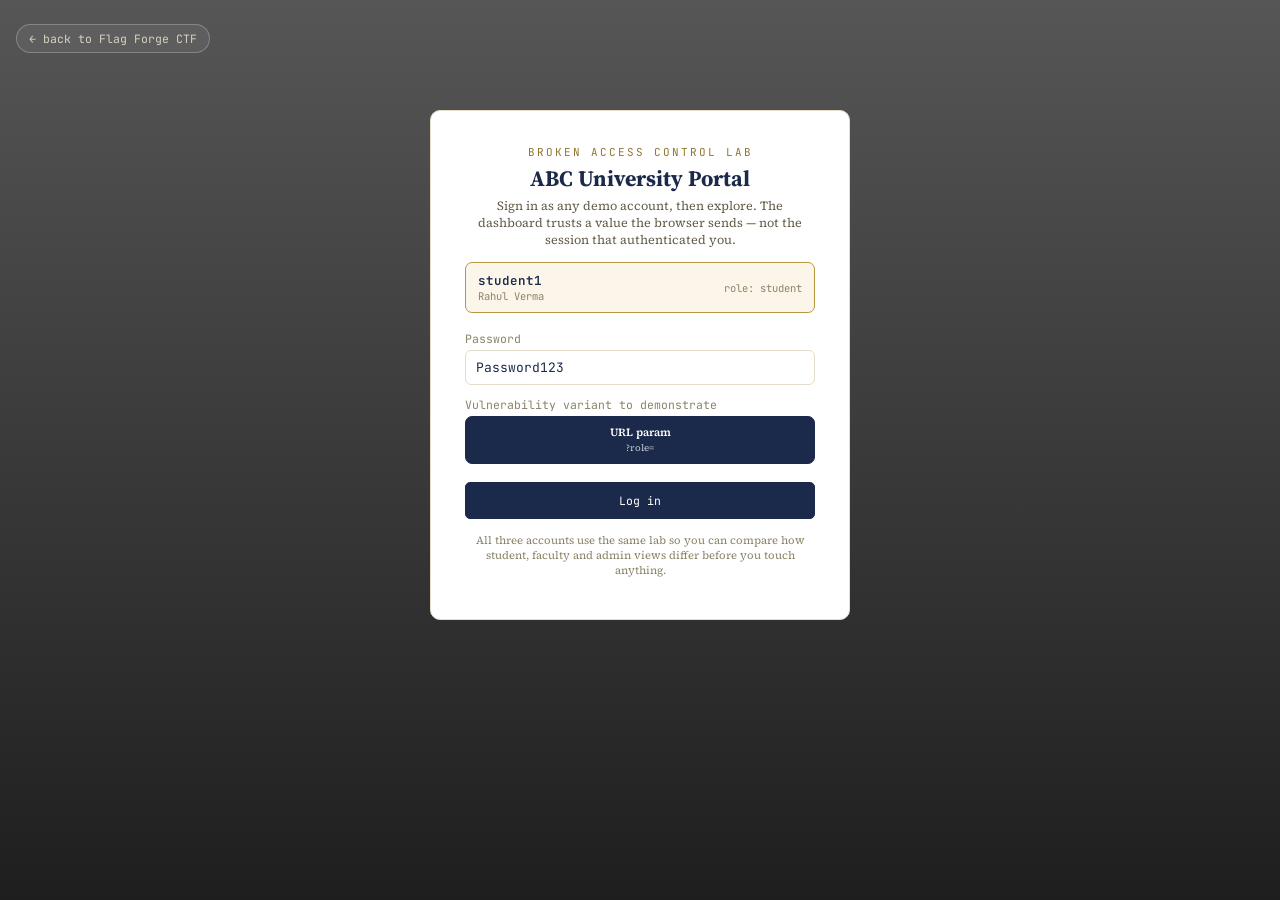
<file: docs/demo/index.html>
<!doctype html>
<html lang="en">
  <head>
    <meta charset="UTF-8" />
    <meta name="viewport" content="width=device-width, initial-scale=1.0" />
    <title>ABC University — Student Management Portal</title>
    <link rel="preconnect" href="https://fonts.googleapis.com" />
    <link
      href="https://fonts.googleapis.com/css2?family=Source+Serif+4:opsz,wght@8..60,400;8..60,600;8..60,700&family=JetBrains+Mono:wght@400;500;700&display=swap"
      rel="stylesheet"
    />
    <link rel="stylesheet" href="style.css" />
  </head>
  <body>
    <div class="app">
      <a class="back-site" href="../index.html">&larr; back to Flag Forge CTF</a>
      <div id="app" style="display: contents"></div>
    </div>
    <div class="toast" id="toast"></div>

    <script src="script.js"></script>
  </body>
</html>
</file>
<file: docs/css/style.css>
/* ==========================================================================
   FLAG FORGE CTF 3.0 — stylesheet
   1. Tokens        2. Reset / base     3. Helpers & surfaces
   4. Keyframes     5. Buttons          6. Layers & background
   7. Navbar        8. Hero / countdown 9. Section headings / ScrollFloat
   10. Sponsors     11. Prizes          12. Timeline
   13. Gallery      14. Register CTA    15. Footer & socials
   16. Image slot   17. Alert flash     18. Reduced motion
   ========================================================================== */

/* ---------------------------------------------------------------- 1. TOKENS
   The whole palette. Change these five (and their -rgb twins) and the site —
   including the canvas background — follows. */
:root {
  --bg: #0b0613;
  --primary: #b026ff;
  --accent: #00e5ff;
  --highlight: #ff4fd8;
  --text: #ffffff;

  --bg-rgb: 11, 6, 19;
  --primary-rgb: 176, 38, 255;
  --accent-rgb: 0, 229, 255;
  --highlight-rgb: 255, 79, 216;
  --text-rgb: 255, 255, 255;

  --surface-1: rgba(255, 255, 255, 0.028);
  --surface-2: rgba(255, 255, 255, 0.055);
  --surface-solid: #130a21;

  --line: rgba(var(--primary-rgb), 0.18);
  --line-strong: rgba(var(--primary-rgb), 0.45);

  --text-muted: rgba(var(--text-rgb), 0.66);
  --text-dim: rgba(var(--text-rgb), 0.42);
  --text-faint: rgba(var(--text-rgb), 0.26);

  --grad: linear-gradient(90deg, var(--primary), var(--highlight), var(--accent));
  --grad-135: linear-gradient(135deg, var(--primary), var(--highlight) 55%, var(--accent));

  --glow-sm: 0 0 18px rgba(var(--primary-rgb), 0.35);
  --glow-md: 0 0 34px rgba(var(--primary-rgb), 0.38);
  --glow-lg: 0 0 70px rgba(var(--primary-rgb), 0.28);

  --radius: 18px;
  --radius-lg: 26px;

  --font-display: Arial, Helvetica, sans-serif;
  --font-mono: 'Courier New', Courier, monospace;

  --nav-h: 92px;

  --ease-out: cubic-bezier(0.2, 0.7, 0.2, 1);
  color-scheme: dark;
}

/* ---------------------------------------------------------- 2. RESET / BASE */
*,
*::before,
*::after {
  box-sizing: border-box;
  margin: 0;
  padding: 0;
  border: 0 solid;
}

html {
  line-height: 1.5;
  -webkit-text-size-adjust: 100%;
  scrollbar-width: none;
  -ms-overflow-style: none;
}
::-webkit-scrollbar {
  width: 0;
  height: 0;
  display: none;
}

body {
  background: var(--bg);
  color: var(--text);
  font-family: var(--font-display);
  overflow-x: hidden;
  -webkit-font-smoothing: antialiased;
  -moz-osx-font-smoothing: grayscale;
}

h1,
h2,
h3,
h4 {
  font-size: inherit;
  font-weight: inherit;
}
img,
svg,
canvas {
  display: block;
}
img {
  max-width: 100%;
  height: auto;
}
button {
  font: inherit;
  color: inherit;
  background: transparent;
  cursor: pointer;
}
ul {
  list-style: none;
}

/* Keeps anchors clear of the fixed navbar (used by the no-smooth-scroll path). */
section[id],
header[id] {
  scroll-margin-top: var(--nav-h);
}

a {
  color: var(--accent);
  text-decoration: none;
  transition: color 0.2s ease;
}
a:hover {
  color: var(--highlight);
}

::selection {
  background: var(--primary);
  color: #fff;
}

:focus-visible {
  outline: 2px solid var(--accent);
  outline-offset: 3px;
  border-radius: 8px;
}

/* --------------------------------------------------- 3. HELPERS & SURFACES */
.eyebrow {
  font-family: var(--font-mono);
  font-size: 11px;
  font-weight: 500;
  letter-spacing: 0.26em;
  text-transform: uppercase;
  color: var(--accent);
}
.mono {
  font-family: var(--font-mono);
}
.tnum {
  font-variant-numeric: tabular-nums;
  font-feature-settings: 'tnum' 1;
}
.grad-text {
  background: var(--grad-135);
  -webkit-background-clip: text;
  background-clip: text;
  color: transparent;
  filter: drop-shadow(0 0 26px rgba(var(--highlight-rgb), 0.32));
}

.surface {
  background: linear-gradient(160deg, var(--surface-2), var(--surface-1));
  border: 1px solid var(--line);
  border-radius: var(--radius);
  backdrop-filter: blur(12px);
  -webkit-backdrop-filter: blur(12px);
}
.surface-lit {
  position: relative;
}
.surface-lit::before {
  content: '';
  position: absolute;
  inset: 0 0 auto 0;
  height: 1px;
  border-radius: inherit;
  background: linear-gradient(90deg, transparent, rgba(var(--text-rgb), 0.28), transparent);
  pointer-events: none;
}

.lift {
  transition:
    transform 0.32s var(--ease-out),
    box-shadow 0.32s ease,
    border-color 0.32s ease;
}
.lift:hover {
  transform: translateY(-6px);
  border-color: var(--line-strong);
  box-shadow: var(--glow-md);
}

.rule {
  height: 3px;
  border-radius: 2px;
  background: var(--grad);
  box-shadow: 0 0 14px rgba(var(--highlight-rgb), 0.6);
}

/* Fade-up when scrolled into view. JS adds .reveal, then .in. */
.reveal {
  opacity: 0;
  transform: translateY(34px);
  transition:
    opacity 0.7s var(--ease-out),
    transform 0.7s var(--ease-out);
}
.reveal.in {
  opacity: 1;
  transform: none;
}

.section {
  position: relative;
  padding: 90px 24px 110px;
}
.container {
  max-width: 1200px;
  margin: 0 auto;
}
.container-wide {
  max-width: 1280px;
}

/* ------------------------------------------------------------ 4. KEYFRAMES */
@keyframes fadeUp {
  from { opacity: 0; transform: translateY(34px); }
  to { opacity: 1; transform: translateY(0); }
}
@keyframes slideIn {
  from { opacity: 0; transform: translateX(-18px); }
  to { opacity: 1; transform: translateX(0); }
}
@keyframes marquee {
  from { transform: translateX(0); }
  to { transform: translateX(-50%); }
}
@keyframes marqueeR {
  from { transform: translateX(-50%); }
  to { transform: translateX(0); }
}
@keyframes spin {
  to { transform: rotate(360deg); }
}
@keyframes ping {
  0% { transform: scale(1); opacity: 0.9; }
  80%, 100% { transform: scale(2.6); opacity: 0; }
}
@keyframes bob {
  0%, 100% { transform: translateY(0); }
  50% { transform: translateY(9px); }
}
@keyframes floatUp {
  0%, 100% { transform: translateY(0); }
  50% { transform: translateY(-7px); }
}
@keyframes floatOrb {
  0%, 100% { transform: translate(0, 0) scale(1); }
  33% { transform: translate(30px, -30px) scale(1.1); }
  66% { transform: translate(-20px, 20px) scale(0.9); }
}
@keyframes caret {
  0%, 49% { opacity: 1; }
  50%, 100% { opacity: 0; }
}
@keyframes glowPulse {
  0%, 100% { box-shadow: 0 0 26px rgba(var(--primary-rgb), 0.32); }
  50% { box-shadow: 0 0 52px rgba(var(--highlight-rgb), 0.5); }
}
@keyframes ringPulse {
  0%, 100% { opacity: 0.55; transform: scale(1); }
  50% { opacity: 1; transform: scale(1.045); }
}
@keyframes digitRoll {
  0% { opacity: 0; transform: translateY(-58%) scaleY(0.7); }
  55% { opacity: 1; transform: translateY(6%) scaleY(1.04); }
  100% { opacity: 1; transform: translateY(0) scaleY(1); }
}
/* Three hard flashes then gone — paired with steps(1, end). */
@keyframes alertBlink {
  0% { opacity: 1; }
  16.6% { opacity: 0; }
  33.2% { opacity: 1; }
  49.8% { opacity: 0; }
  66.4% { opacity: 1; }
  83% { opacity: 0; }
  100% { opacity: 0; }
}
/* Hacker mark: rise in, hold dead steady, sink out. */
@keyframes hackerHold {
  0% { opacity: 0; transform: scale(0.92); }
  8% { opacity: 1; transform: scale(1); }
  90% { opacity: 1; transform: scale(1); }
  100% { opacity: 0; transform: scale(1.04); }
}
@keyframes shimmer {
  0% { background-position: -200% 0; }
  100% { background-position: 200% 0; }
}

/* ------------------------------------------------------ 5. EXPANDING BUTTON */
.ffbtn {
  all: unset;
  position: relative;
  display: inline-flex;
  height: 3.4rem;
  align-items: center;
  justify-content: center;
  border-radius: 9999px;
  padding: 0 2.2rem;
  font-family: var(--font-display);
  font-size: 0.95rem;
  font-weight: 700;
  letter-spacing: 0.09em;
  text-transform: uppercase;
  white-space: nowrap;
  cursor: pointer;
  color: var(--text);
  -webkit-tap-highlight-color: transparent;
}
.ffbtn-sm {
  height: 2.8rem;
  padding: 0 1.55rem;
  font-size: 0.78rem;
}
.ffbtn-lg {
  height: 3.75rem;
  padding: 0 2.7rem;
  font-size: 1.02rem;
}
.ffbtn-bg {
  overflow: hidden;
  border-radius: 9999px;
  position: absolute;
  inset: 0;
  transition: box-shadow 0.4s ease;
}
.ffbtn-layers {
  position: absolute;
  left: 50%;
  transform: translateX(-50%);
  top: -60%;
  aspect-ratio: 1 / 1;
  width: max(220%, 12rem);
}
.ffbtn-layer {
  border-radius: 9999px;
  position: absolute;
  inset: 0;
  transform: scale(0);
}
.ffbtn-l1 { background: var(--primary); }
.ffbtn-l2 { background: var(--highlight); }
.ffbtn-l3 { background: var(--accent); }

.ffbtn-inner {
  position: relative;
  z-index: 2;
  display: block;
  overflow: hidden;
}
.ffbtn-static,
.ffbtn-hover {
  display: block;
  pointer-events: none;
}
.ffbtn-hover {
  position: absolute;
  top: 0;
  left: 0;
  width: 100%;
  opacity: 0;
  transform: translateY(80%);
}
.ffbtn:hover .ffbtn-static,
.ffbtn:focus-visible .ffbtn-static {
  opacity: 0;
  transform: translateY(-80%);
  color: var(--bg);
  transition:
    transform 1.2s cubic-bezier(0.19, 1, 0.22, 1),
    opacity 0.3s linear;
}
.ffbtn:hover .ffbtn-hover,
.ffbtn:focus-visible .ffbtn-hover {
  opacity: 1;
  transform: translateY(0);
  color: var(--bg);
  transition:
    transform 1.2s cubic-bezier(0.19, 1, 0.22, 1),
    opacity 1.2s cubic-bezier(0.19, 1, 0.22, 1);
}
.ffbtn:hover .ffbtn-layer,
.ffbtn:focus-visible .ffbtn-layer {
  transition:
    transform 1.3s cubic-bezier(0.19, 1, 0.22, 1),
    opacity 0.3s linear;
}
.ffbtn:hover .ffbtn-l1,
.ffbtn:focus-visible .ffbtn-l1 {
  transform: scale(1);
}
.ffbtn:hover .ffbtn-l2,
.ffbtn:focus-visible .ffbtn-l2 {
  transition-delay: 0.1s;
  transform: scale(1);
}
.ffbtn:hover .ffbtn-l3,
.ffbtn:focus-visible .ffbtn-l3 {
  transition-delay: 0.2s;
  transform: scale(1);
}
.ffbtn-primary .ffbtn-bg {
  background: var(--grad-135);
  box-shadow: 0 0 30px rgba(var(--primary-rgb), 0.45);
}
.ffbtn-primary:hover .ffbtn-bg {
  box-shadow: 0 0 52px rgba(var(--highlight-rgb), 0.55);
}
.ffbtn-ghost .ffbtn-bg {
  background: rgba(var(--primary-rgb), 0.07);
  border: 1px solid var(--line-strong);
}
.ffbtn-ghost:hover .ffbtn-bg {
  box-shadow: 0 0 34px rgba(var(--accent-rgb), 0.32);
}

/* ------------------------------------------------ 6. LAYERS & BACKGROUND
   canvas (0) → alert flash (1) → everything readable (2). */
.app {
  position: relative;
  width: 100%;
  overflow: hidden;
}
.content {
  position: relative;
  z-index: 2;
}
.bg-layer {
  position: fixed;
  inset: 0;
  z-index: 0;
  pointer-events: none;
}
.bg-layer canvas {
  width: 100%;
  height: 100%;
}
.bg-vignette,
.bg-scanlines {
  position: absolute;
  inset: 0;
  pointer-events: none;
}
.bg-vignette {
  background: radial-gradient(ellipse at center, transparent 45%, rgba(var(--bg-rgb), 0.55) 100%);
}
.bg-scanlines {
  opacity: 0.5;
  background: repeating-linear-gradient(0deg, transparent 0 2px, rgba(var(--text-rgb), 0.014) 2px 3px);
}

/* ------------------------------------------------------------- 7. NAVBAR */
.nav {
  position: fixed;
  top: 0;
  left: 0;
  right: 0;
  z-index: 50;
  padding: 16px 22px;
  background: rgba(var(--bg-rgb), 0.55);
  backdrop-filter: blur(18px) saturate(140%);
  -webkit-backdrop-filter: blur(18px) saturate(140%);
  transition:
    padding 0.4s var(--ease-out),
    background 0.4s ease,
    box-shadow 0.4s ease;
}
.nav.scrolled {
  padding: 10px 18px;
  background: rgba(var(--bg-rgb), 0.88);
  box-shadow: 0 12px 40px rgba(0, 0, 0, 0.55);
}
.nav-line {
  position: absolute;
  left: 0;
  right: 0;
  bottom: 0;
  height: 1px;
  background: var(--grad);
  opacity: 0.28;
  pointer-events: none;
  transition: opacity 0.4s ease;
}
.nav.scrolled .nav-line {
  opacity: 0.65;
}
.nav-row {
  display: flex;
  align-items: center;
  justify-content: space-between;
  max-width: 1280px;
  margin: 0 auto;
  width: 100%;
}

.brand {
  display: flex;
  align-items: center;
  gap: 16px;
}
.brand-logo {
  position: relative;
  width: 54px;
  height: 54px;
  flex: none;
}
.brand-logo-img {
  width: 100%;
  height: 100%;
  overflow: hidden;
  border-radius: 50%;
}
.brand-ring {
  position: absolute;
  inset: -3px;
  border-radius: 50%;
  pointer-events: none;
  border: 1px solid rgba(var(--primary-rgb), 0.55);
  box-shadow:
    0 0 22px rgba(var(--primary-rgb), 0.45),
    inset 0 0 18px rgba(var(--highlight-rgb), 0.15);
  animation: ringPulse 3.4s ease-in-out infinite;
}
.brand-text {
  display: none;
  flex-direction: column;
  line-height: 1;
}
.brand-name {
  font-weight: 700;
  white-space: nowrap;
  font-size: clamp(17px, 2.2vw, 21px);
  letter-spacing: 0.04em;
  color: var(--text);
}
.brand-tag {
  white-space: nowrap;
  margin-top: 6px;
  font-size: 9.5px;
  letter-spacing: 0.3em;
}

.nav-links {
  display: none;
  align-items: center;
  gap: 2px;
}
.nav-link {
  position: relative;
  padding: 8px 16px;
  font-size: 14px;
  line-height: 20px;
  font-weight: 500;
  letter-spacing: 0.03em;
  color: var(--text-dim);
  transition: color 0.3s ease;
}
.nav-link:hover,
.nav-link.active {
  color: var(--text);
}
.nav-underline {
  position: absolute;
  left: 50%;
  bottom: 0;
  height: 2px;
  width: 0;
  border-radius: 9999px;
  transform: translateX(-50%);
  background: var(--grad);
  box-shadow: 0 0 10px rgba(var(--highlight-rgb), 0.8);
  pointer-events: none;
  transition: width 0.32s var(--ease-out);
}
.nav-link.active .nav-underline {
  width: 22px;
}

.nav-right {
  display: flex;
  align-items: center;
  gap: 12px;
}
.nav-demo {
  display: none;
}

.menu-toggle {
  display: flex;
  flex-direction: column;
  align-items: center;
  justify-content: center;
  width: 40px;
  height: 40px;
  border-radius: 12px;
  border: 1px solid var(--line);
  transition: background 0.3s ease;
}
.menu-toggle span {
  display: block;
  width: 20px;
  height: 2px;
  border-radius: 9999px;
  background: var(--text-muted);
  transition: all 0.3s var(--ease-out);
}
.menu-toggle span:nth-child(1),
.menu-toggle span:nth-child(2) {
  margin-bottom: 4px;
}
.nav.menu-open .menu-toggle {
  background: rgba(var(--primary-rgb), 0.16);
}
.nav.menu-open .menu-toggle span {
  margin-bottom: 0;
  background: var(--highlight);
}
.nav.menu-open .menu-toggle span:nth-child(1) {
  transform: rotate(45deg) translate(1px, 1px);
}
.nav.menu-open .menu-toggle span:nth-child(2) {
  opacity: 0;
}
.nav.menu-open .menu-toggle span:nth-child(3) {
  transform: rotate(-45deg) translate(1px, -1px);
}

.mobile-menu {
  overflow: hidden;
  max-height: 0;
  opacity: 0;
  margin-top: 0;
  background: rgba(var(--bg-rgb), 0.96);
  backdrop-filter: blur(20px);
  -webkit-backdrop-filter: blur(20px);
  border-radius: 0 0 16px 16px;
  transition:
    max-height 0.42s var(--ease-out),
    opacity 0.3s ease,
    margin-top 0.3s ease;
}
.nav.menu-open .mobile-menu {
  max-height: 460px;
  opacity: 1;
  margin-top: 16px;
  border-top: 1px solid var(--line);
}
.mobile-menu-inner {
  display: flex;
  flex-direction: column;
  padding: 16px;
  gap: 4px;
}
.m-link {
  display: flex;
  align-items: center;
  gap: 12px;
  padding: 12px 16px;
  border-radius: 12px;
  color: var(--text-muted);
  transition:
    background 0.25s ease,
    color 0.25s ease;
}
.m-link .mono {
  color: var(--accent);
  font-size: 12px;
}
.m-link.active {
  color: var(--text);
  background: rgba(var(--primary-rgb), 0.12);
}
.nav.menu-open .m-link {
  animation: slideIn 0.3s ease-out calc(var(--i) * 0.05s) both;
}
.m-divider {
  height: 1px;
  margin: 10px 0;
  background: linear-gradient(90deg, transparent, rgba(var(--primary-rgb), 0.3), transparent);
}
.m-socials {
  display: flex;
  gap: 8px;
  padding: 8px 16px;
}
.m-social {
  display: flex;
  align-items: center;
  justify-content: center;
  width: 38px;
  height: 34px;
  border-radius: 8px;
  font-family: var(--font-mono);
  font-size: 11px;
  color: var(--text-muted);
  border: 1px solid var(--line);
  transition: all 0.25s ease;
}

@media (min-width: 640px) {
  .brand-text { display: flex; }
  .nav-demo { display: block; }
}
@media (min-width: 768px) {
  .nav-links { display: flex; }
  .menu-toggle,
  .mobile-menu { display: none; }
}

/* ---------------------------------------------------- 8. HERO / COUNTDOWN */
.hero {
  position: relative;
  min-height: 100vh;
  display: flex;
  flex-direction: column;
  align-items: center;
  justify-content: center;
  text-align: center;
  padding: 116px 24px 104px;
}
.hero-logo {
  position: relative;
  display: flex;
  align-items: center;
  justify-content: center;
  width: clamp(280px, 40vw, 420px);
  height: clamp(280px, 40vw, 420px);
  animation:
    fadeUp 0.8s 0.05s both,
    floatUp 6s ease-in-out infinite;
}
.hero-ring {
  position: absolute;
  border-radius: 50%;
}
.hero-ring-outer {
  inset: 0;
  border: 2px solid rgba(var(--primary-rgb), 0.22);
  border-top-color: var(--highlight);
  border-right-color: var(--accent);
  box-shadow: 0 0 70px rgba(var(--primary-rgb), 0.4);
  animation: spin 8s linear infinite;
}
.hero-ring-inner {
  inset: 7px;
  border: 1.5px solid rgba(var(--primary-rgb), 0.14);
  border-bottom-color: var(--accent);
  border-left-color: var(--highlight);
  animation: spin 11s linear infinite reverse;
}
.hero-logo-img {
  position: relative;
  overflow: hidden;
  border-radius: 50%;
  width: clamp(253px, 36.2vw, 380px);
  height: clamp(253px, 36.2vw, 380px);
  box-shadow: 0 0 54px rgba(var(--primary-rgb), 0.42);
}

.hero-title {
  font-weight: 700;
  font-size: clamp(32px, 6.2vw, 70px);
  letter-spacing: -0.025em;
  line-height: 1.02;
  margin: 30px 0 14px;
  min-height: 1.1em;
}
.hero-caret {
  display: inline-block;
  color: var(--accent);
  font-weight: 400;
  margin-left: 4px;
  animation: caret 0.9s step-end infinite;
  text-shadow: 0 0 18px rgba(var(--accent-rgb), 0.9);
}
.hero-tagline {
  max-width: 720px;
  margin: 0 auto 30px;
  font-size: clamp(15px, 1.9vw, 17.5px);
  line-height: 1.65;
  color: var(--text-muted);
  animation: fadeUp 0.8s 0.32s both;
}
.hero-ctas {
  display: flex;
  flex-wrap: wrap;
  justify-content: center;
  align-items: center;
  gap: 18px;
  animation: fadeUp 0.8s 0.4s both;
}
.scroll-hint {
  position: absolute;
  left: 50%;
  bottom: 34px;
  translate: -50% 0; /* separate from `transform`, which the bob animation owns */
  display: flex;
  flex-direction: column;
  align-items: center;
  gap: 8px;
  animation: bob 2.2s ease-in-out infinite;
}
.scroll-hint .mono {
  font-size: 9.5px;
  letter-spacing: 0.3em;
  text-transform: uppercase;
  color: var(--text-faint);
}
.scroll-hint-arrow {
  color: var(--text-dim);
  font-size: 16px;
}

.countdown {
  margin-bottom: 32px;
  animation: fadeUp 0.8s 0.36s both;
}
.cd-stamp {
  font-family: var(--font-mono);
  text-transform: uppercase;
  text-align: center;
  font-size: clamp(10px, 1.5vw, 12px);
  letter-spacing: 0.24em;
  color: var(--text-dim);
  margin-bottom: 18px;
}
.cd-cells {
  display: flex;
  flex-wrap: wrap;
  justify-content: center;
  gap: clamp(10px, 2.2vw, 16px);
}
.cd-cell {
  overflow: hidden;
  min-width: clamp(68px, 14vw, 90px);
  padding: 15px 10px 11px;
  box-shadow: 0 8px 26px rgba(0, 0, 0, 0.35);
  transition:
    border-color 0.5s ease,
    box-shadow 0.5s ease;
}
.cd-cell.flash {
  border-color: rgba(var(--accent-rgb), 0.55);
  box-shadow:
    0 0 34px rgba(var(--accent-rgb), 0.22),
    inset 0 0 30px rgba(var(--accent-rgb), 0.05);
}
.cd-digit {
  font-weight: 700;
  font-size: clamp(28px, 5.4vw, 42px);
  line-height: 1.05;
  color: var(--text);
  text-shadow: 0 0 22px rgba(var(--accent-rgb), 0.4);
  animation: digitRoll 0.5s cubic-bezier(0.2, 0.8, 0.2, 1);
}
.cd-label {
  font-family: var(--font-mono);
  text-transform: uppercase;
  font-size: 9.5px;
  letter-spacing: 0.22em;
  color: var(--text-dim);
  margin-top: 10px;
  transition: color 0.5s ease;
}
.cd-cell.flash .cd-label {
  color: var(--accent);
}
.countdown.is-done {
  text-align: center;
  margin-bottom: 42px;
  animation: none;
}
.cd-done-title {
  font-weight: 700;
  font-size: clamp(26px, 5vw, 48px);
  letter-spacing: -0.02em;
}

/* ----------------------------------- 9. SECTION HEADINGS / SCROLL FLOAT */
.sec-head {
  color: var(--text);
  letter-spacing: -0.02em;
  text-shadow: 0 0 22px rgba(var(--primary-rgb), 0.42);
  --scroll-float-size: clamp(30px, 5vw, 54px);
  --scroll-float-weight: 700;
  --scroll-float-leading: 1.25;
}
.sec-head.center {
  text-align: center;
}
.sec-head .eyebrow {
  margin-bottom: 14px;
  text-shadow: none;
}
.sec-head .rule {
  width: 74px;
  margin: 18px 0 0;
}
.sec-head.center .rule {
  margin: 18px auto 0;
}

/* Chars float up into place as you scroll (scrubbed by main.js). */
.scroll-float {
  overflow: hidden;
  padding-inline: 0.16em;
  margin-inline: -0.16em;
}
.scroll-float-text {
  display: inline-block;
  font-size: var(--scroll-float-size, clamp(1.6rem, 8vw, 10rem));
  font-weight: var(--scroll-float-weight, 900);
  line-height: var(--scroll-float-leading, 1.5);
  text-align: center;
}
.scroll-float .char {
  display: inline-block;
}

/* ----------------------------------------------------------- 10. SPONSORS */
.sponsors {
  position: relative;
  padding: 100px 24px 110px;
}
.sponsor-list {
  max-width: 1100px;
  margin: 56px auto 0;
  display: grid;
  gap: 24px;
}
/* Phone: logo on top, text under it. Wide: logo left, text right. */
.sponsor {
  display: grid;
  grid-template-columns: minmax(0, 1fr);
  align-items: center;
  gap: 22px;
  padding: 20px;
}
.sponsor.is-title {
  border-color: rgba(var(--highlight-rgb), 0.4);
  box-shadow: 0 0 44px rgba(var(--highlight-rgb), 0.12);
}
.sponsor-logo {
  display: block;
  overflow: hidden;
  border-radius: 14px;
  border: 1px solid rgba(var(--primary-rgb), 0.4);
  box-shadow: 0 0 28px rgba(var(--primary-rgb), 0.25);
}
.sponsor-logo img {
  width: 100%;
  height: auto;
  transition: transform 0.5s var(--ease-out);
}
.sponsor:hover .sponsor-logo img {
  transform: scale(1.03);
}
.sponsor-tier {
  display: inline-block;
  padding: 5px 12px;
  border-radius: 999px;
  font-family: var(--font-mono);
  font-size: 10.5px;
  font-weight: 700;
  letter-spacing: 0.2em;
  text-transform: uppercase;
  color: var(--highlight);
  background: rgba(var(--highlight-rgb), 0.1);
  border: 1px solid rgba(var(--highlight-rgb), 0.35);
}
.sponsor-name {
  font-weight: 700;
  font-size: clamp(19px, 2.2vw, 23px);
  letter-spacing: -0.01em;
  color: var(--text);
  margin: 12px 0 8px;
}
.sponsor-desc {
  font-size: 15px;
  line-height: 1.65;
  color: var(--text-muted);
}
.sponsor-link {
  display: inline-block;
  margin-top: 14px;
  font-family: var(--font-mono);
  font-size: 13px;
  letter-spacing: 0.04em;
  color: var(--highlight);
}
.sponsor-link:hover {
  color: var(--text);
}
@media (min-width: 860px) {
  .sponsor {
    grid-template-columns: minmax(0, 460px) 1fr;
    gap: 34px;
    padding: 26px 32px 26px 26px;
  }
}

/* ------------------------------------------------------------- 11. PRIZES */
.prize-list {
  max-width: 1080px;
  margin: 60px auto 0;
  display: flex;
  flex-wrap: wrap;
  align-items: center;
  justify-content: center;
  gap: 26px;
}

.anim-glowpulse {
  animation: glowPulse 4.5s ease-in-out infinite;
}

.prize {
  flex: 1 1 296px;
  max-width: 326px;
  height: 360px;
}
.prize.featured {
  flex: 1 1 330px;
  max-width: 352px;
  height: 410px;
}
.prize-face {
  position: relative;
  height: 100%;
  display: flex;
  flex-direction: column;
  align-items: center;
  justify-content: center;
  overflow: hidden;
  border-radius: var(--radius-lg);
  padding: 34px 26px;
  background: linear-gradient(180deg, rgba(var(--rgb), 0.1), rgba(var(--bg-rgb), 0.86));
  border: 1px solid rgba(var(--rgb), 0.28);
  backdrop-filter: blur(12px);
  -webkit-backdrop-filter: blur(12px);
  transition:
    transform 0.32s var(--ease-out),
    border-color 0.32s ease;
}
.prize-face:hover {
  transform: translateY(-6px);
  border-color: rgba(var(--rgb), 0.6);
}
.prize.featured .prize-face {
  padding: 44px 28px;
  border-color: rgba(var(--rgb), 0.5);
}
.prize-badge {
  position: absolute;
  top: 16px;
  left: 50%;
  transform: translateX(-50%);
  font-family: var(--font-mono);
  text-transform: uppercase;
  font-weight: 700;
  font-size: 9.5px;
  letter-spacing: 0.2em;
  padding: 5px 14px;
  border-radius: 999px;
  background: var(--grad-135);
  color: var(--bg);
}
.prize-place {
  display: flex;
  align-items: center;
  justify-content: center;
  font-weight: 700;
  width: 68px;
  height: 68px;
  margin-bottom: 18px;
  border-radius: 50%;
  font-size: 27px;
  color: var(--text);
  background: rgba(var(--rgb), 0.14);
  border: 2px solid rgba(var(--rgb), 0.5);
}
.prize.featured .prize-place {
  width: 86px;
  height: 86px;
  font-size: 36px;
  color: var(--bg);
  background: var(--grad-135);
  border-color: rgba(var(--rgb), 0.9);
  box-shadow: 0 0 34px rgba(var(--rgb), 0.6);
}
.prize-rank {
  font-family: var(--font-mono);
  text-transform: uppercase;
  font-size: 10.5px;
  letter-spacing: 0.24em;
  color: rgba(var(--rgb), 1);
}
.prize-amount {
  font-weight: 700;
  font-size: 43px;
  letter-spacing: -0.03em;
  color: var(--text);
  margin: 14px 0 22px;
}
.prize.featured .prize-amount {
  font-size: 56px;
  text-shadow: 0 0 30px rgba(var(--rgb), 0.55);
}
.prize-extra {
  margin-top: -8px;
  padding: 7px 16px;
  border-radius: 999px;
  font-family: var(--font-mono);
  font-weight: 700;
  font-size: 12px;
  line-height: 1.5;
  letter-spacing: 0.08em;
  text-align: center;
  max-width: 100%;
  text-transform: uppercase;
  color: var(--text);
  background: rgba(var(--rgb), 0.16);
  border: 1px solid rgba(var(--rgb), 0.55);
  box-shadow: 0 0 22px rgba(var(--rgb), 0.3);
}

/* ----------------------------------------------------------- 12. TIMELINE
   Narrow: single rail on the left. Wide: rail in the middle, cards alternate. */
.tl {
  position: relative;
  max-width: 980px;
  margin: 0 auto;
}
.tl-rail,
.tl-fill {
  position: absolute;
  left: 22px;
  width: 2px;
  transform: translateX(-50%);
}
.tl-rail {
  top: 0;
  bottom: 0;
  background: rgba(var(--primary-rgb), 0.16);
}
.tl-fill {
  top: 0;
  height: 0;
  background: linear-gradient(180deg, var(--primary), var(--highlight), var(--accent));
  box-shadow: 0 0 14px rgba(var(--highlight-rgb), 0.8);
}
.tl-item {
  position: relative;
  padding-left: 66px;
  padding-bottom: 26px;
}
.tl-node {
  position: absolute;
  top: 27px;
  left: 22px;
  width: 15px;
  height: 15px;
  transform: translateX(-50%);
  z-index: 2;
}
.tl-dot,
.tl-ping {
  position: absolute;
  inset: 0;
  border-radius: 50%;
}
.tl-dot {
  background: var(--bg);
  border: 2px solid var(--primary);
  box-shadow: 0 0 16px rgba(var(--primary-rgb), 0.9);
}
.tl-ping {
  border: 2px solid rgba(var(--highlight-rgb), 0.5);
  animation: ping 2.6s ease-out infinite;
}
.tl-card {
  padding: 22px 26px;
}
.tl-card .eyebrow {
  font-size: 10.5px;
}
.tl-title {
  font-weight: 700;
  font-size: 22px;
  letter-spacing: -0.015em;
  color: var(--text);
  margin: 0 0 9px;
}
.tl-desc {
  font-size: 15.5px;
  color: var(--text-muted);
  line-height: 1.6;
}

/* Slide-in as each item crosses 88% of the viewport, reversing if you scroll
   back up past it. Uses the individual `translate` / `scale` properties so it
   composes with the hover lift (`transform`) and the node's centring. */
.motion .tl-card {
  opacity: 0;
  translate: -70px 0;
  transition:
    opacity 0.85s cubic-bezier(0.215, 0.61, 0.355, 1),
    translate 0.85s cubic-bezier(0.215, 0.61, 0.355, 1),
    transform 0.32s var(--ease-out),
    box-shadow 0.32s ease,
    border-color 0.32s ease;
}
.motion .tl-item-right .tl-card {
  translate: 70px 0;
}
.motion .tl-node {
  scale: 0;
  transition: scale 0.45s cubic-bezier(0.34, 1.9, 0.64, 1) 0.12s;
}
.motion .tl-item.tl-in .tl-card {
  opacity: 1;
  translate: 0 0;
}
.motion .tl-item.tl-in .tl-node {
  scale: 1;
}

@media (min-width: 880px) {
  .tl-rail,
  .tl-fill {
    left: 50%;
  }
  .tl-item {
    width: 50%;
    padding-left: 0;
    padding-bottom: 42px;
  }
  .tl-item-left {
    margin-right: 50%;
    padding-right: 46px;
  }
  .tl-item-right {
    margin-left: 50%;
    padding-left: 46px;
  }
  .tl-item-left .tl-node {
    left: auto;
    right: 0;
    transform: translateX(50%);
  }
  .tl-item-right .tl-node {
    left: 0;
    transform: translateX(-50%);
  }
}

/* ------------------------------------------------------------ 13. GALLERY */
.gal-group {
  margin-top: 58px;
}
.gal-head {
  display: flex;
  align-items: baseline;
  gap: 14px;
  margin-bottom: 6px;
}
.gal-title {
  font-weight: 700;
  font-size: clamp(20px, 2.4vw, 26px);
  letter-spacing: -0.015em;
}
.gal-blurb {
  font-size: 14.5px;
  color: var(--text-dim);
  margin-bottom: 20px;
  line-height: 1.6;
}
.gal {
  display: grid;
  gap: 20px;
  /* auto-fill keeps every group's tiles the same size; min() stops the 340px
     floor from overflowing phones narrower than that. */
  grid-template-columns: repeat(auto-fill, minmax(min(340px, 100%), 1fr));
}
.gal-tile {
  position: relative;
  overflow: hidden;
  aspect-ratio: 4 / 3;
  border-radius: var(--radius);
  border: 1px solid var(--line);
}

/* ------------------------------------------------------- 14. REGISTER CTA */
.register {
  position: relative;
  padding: 70px 24px 110px;
  background: radial-gradient(ellipse at 50% 100%, rgba(var(--primary-rgb), 0.07) 0%, transparent 70%);
}
.register-orbs {
  position: absolute;
  inset: 0;
  pointer-events: none;
  overflow: hidden;
}
.orb {
  position: absolute;
}
.orb-a {
  width: 420px;
  height: 420px;
  top: -10%;
  right: -5%;
  background: radial-gradient(circle, rgba(var(--primary-rgb), 0.07) 0%, transparent 70%);
  animation: floatOrb 15s ease-in-out infinite;
}
.orb-b {
  width: 320px;
  height: 320px;
  bottom: -10%;
  left: -5%;
  background: radial-gradient(circle, rgba(var(--accent-rgb), 0.07) 0%, transparent 70%);
  animation: floatOrb 20s ease-in-out infinite reverse;
}
.reg-panel {
  position: relative;
  overflow: hidden;
  max-width: 950px;
  margin: 0 auto;
  text-align: center;
  padding: 70px 40px 60px;
  border-radius: var(--radius-lg);
  border: 1px solid transparent;
  /* Gradient 1px border: fill paints the padding box, gradient the border box. */
  background:
    linear-gradient(160deg, rgba(38, 14, 64, 0.96), rgba(var(--bg-rgb), 0.97)) padding-box,
    var(--grad-135) border-box;
  box-shadow: 0 0 60px rgba(var(--primary-rgb), 0.14);
  transition:
    box-shadow 0.45s ease,
    transform 0.45s var(--ease-out);
}
.reg-panel:hover {
  box-shadow:
    0 0 90px rgba(var(--primary-rgb), 0.32),
    inset 0 0 90px rgba(var(--highlight-rgb), 0.05);
  transform: translateY(-4px);
}
.reg-glow {
  position: absolute;
  inset: 0;
  pointer-events: none;
  opacity: 0;
  background: radial-gradient(
    circle at var(--gx, 50%) var(--gy, 50%),
    rgba(var(--highlight-rgb), 0.14),
    transparent 50%
  );
  transition: opacity 0.5s ease;
}
.reg-panel:hover .reg-glow {
  opacity: 1;
}
.reg-body {
  position: relative;
  z-index: 2;
}
.reg-heading {
  color: var(--text);
  letter-spacing: -0.02em;
  text-shadow: 0 0 22px rgba(var(--highlight-rgb), 0.4);
  --scroll-float-size: clamp(30px, 4.8vw, 52px);
  --scroll-float-weight: 700;
  --scroll-float-leading: 1.2;
}
.reg-copy {
  max-width: 560px;
  margin: 20px auto 34px;
  font-size: 17.5px;
  color: var(--text-muted);
  line-height: 1.7;
}
.facts {
  display: grid;
  grid-template-columns: repeat(3, minmax(0, 1fr));
  max-width: 560px;
  margin: 0 auto 38px;
  gap: 12px;
}
.fact {
  padding: 16px 8px;
  border-radius: 14px;
  background: var(--surface-1);
  border: 1px solid rgba(var(--text-rgb), 0.07);
  animation: fadeUp 0.6s ease-out calc(var(--i) * 0.08s) both;
}
.fact-icon {
  font-size: 22px;
  margin-bottom: 6px;
}
.fact-label {
  font-family: var(--font-mono);
  text-transform: uppercase;
  font-size: 9.5px;
  letter-spacing: 0.18em;
  color: var(--text-faint);
}
.fact-value {
  font-weight: 600;
  font-size: 14px;
  color: var(--text);
  margin-top: 4px;
}
.reg-cta {
  display: flex;
  justify-content: center;
}
@media (max-width: 480px) {
  .reg-panel {
    padding: 56px 20px 48px;
  }
}

/* -------------------------------------------------- 15. FOOTER & SOCIALS */
.footer {
  position: relative;
  background: #070410;
  font-family: var(--font-mono);
}
.footer-line {
  position: absolute;
  left: 0;
  right: 0;
  top: 0;
  height: 1px;
  background: linear-gradient(90deg, transparent, var(--primary), var(--accent), transparent);
  box-shadow: 0 0 14px rgba(var(--accent-rgb), 0.7);
}
.footer-scan {
  position: absolute;
  inset: 0;
  pointer-events: none;
  opacity: 0.6;
  background: repeating-linear-gradient(
    0deg,
    transparent 0 2px,
    rgba(var(--accent-rgb), 0.03) 3px,
    transparent 4px
  );
}
.footer-grid {
  position: relative;
  display: grid;
  max-width: 1200px;
  margin: 0 auto;
  padding: 68px 32px 32px;
  gap: 44px;
  grid-template-columns: repeat(auto-fit, minmax(230px, 1fr));
}
.footer-head {
  font-family: var(--font-mono);
  font-weight: 700;
  font-size: 14px;
  letter-spacing: 0.24em;
  text-transform: uppercase;
  color: var(--accent);
  text-shadow: 0 0 14px rgba(var(--accent-rgb), 0.55);
  margin-bottom: 22px;
}
.footer-about {
  font-size: 15.5px;
  font-weight: 700;
  color: var(--text-muted);
  line-height: 1.75;
  max-width: 320px;
}
.footer-contacts {
  display: flex;
  flex-direction: column;
  gap: 14px;
}
.f-contact {
  display: flex;
  align-items: center;
  gap: 12px;
  font-size: 15.5px;
  font-weight: 700;
  letter-spacing: 0.03em;
  color: var(--text-muted);
}
.f-contact svg {
  flex: none;
  color: var(--accent);
  filter: drop-shadow(0 0 6px rgba(var(--accent-rgb), 0.6));
}
.f-contact:hover {
  color: var(--text);
}
.footer-org {
  font-weight: 700;
  font-size: 16.5px;
  color: var(--text);
  line-height: 1.55;
  margin-bottom: 14px;
}
.footer-addr {
  font-size: 14.5px;
  font-weight: 700;
  color: var(--text-muted);
  line-height: 2;
  letter-spacing: 0.06em;
}
.footer-bottom {
  position: relative;
  max-width: 1200px;
  margin: 0 auto;
  text-align: center;
  padding: 22px 32px 34px;
  border-top: 1px solid rgba(var(--accent-rgb), 0.14);
  font-size: 12px;
  color: var(--text-faint);
  letter-spacing: 0.1em;
}
.footer-caret {
  color: var(--accent);
  animation: caret 0.9s step-end infinite;
}

.socials {
  display: inline-flex;
  list-style: none;
  align-items: center;
  gap: 14px;
  padding-top: 54px; /* headroom for the tooltip */
}
.social-icon {
  position: relative;
  display: flex;
  align-items: center;
  justify-content: center;
  width: 46px;
  height: 46px;
  border-radius: 50%;
  color: var(--text-muted);
  background: rgba(var(--text-rgb), 0.045);
  border: 1px solid rgba(var(--accent-rgb), 0.24);
  box-shadow: 0 10px 18px rgba(0, 0, 0, 0.35);
  cursor: pointer;
  transition: all 0.2s cubic-bezier(0.68, -0.55, 0.265, 1.55);
}
.social-tooltip {
  position: absolute;
  top: 0;
  padding: 5px 10px;
  border-radius: 6px;
  font-family: var(--font-display);
  font-size: 12px;
  letter-spacing: 0.04em;
  white-space: nowrap;
  color: var(--text);
  background: var(--surface-solid);
  box-shadow: 0 10px 18px rgba(0, 0, 0, 0.45);
  opacity: 0;
  pointer-events: none;
  transition: all 0.3s cubic-bezier(0.68, -0.55, 0.265, 1.55);
}
.social-tooltip::before {
  content: '';
  position: absolute;
  height: 8px;
  width: 8px;
  bottom: -3px;
  left: 50%;
  background: inherit;
  transform: translateX(-50%) rotate(45deg);
  transition: inherit;
}
.social-icon:hover,
.social-icon:focus-visible {
  color: #fff;
  border-color: transparent;
  transform: translateY(-4px);
}
.social-icon:hover .social-tooltip,
.social-icon:focus-visible .social-tooltip {
  top: -46px;
  opacity: 1;
}
.social-linkedin:hover,
.social-linkedin:focus-visible,
.social-linkedin:hover .social-tooltip,
.social-linkedin:focus-visible .social-tooltip {
  background: #0a66c2;
}
.social-instagram:hover,
.social-instagram:focus-visible,
.social-instagram:hover .social-tooltip,
.social-instagram:focus-visible .social-tooltip {
  background: #e4405f;
}

/* --------------------------------------------------------- 16. IMAGE SLOT
   Real <img> over a striped placeholder that shimmers while it loads. */
.img-slot {
  position: relative;
  overflow: hidden;
  width: 100%;
  height: 100%;
  background: rgba(var(--bg-rgb), 0.4);
}
.img-slot.is-circle {
  border-radius: 50%;
  aspect-ratio: 1 / 1;
}
.img-slot img {
  position: relative;
  width: 100%;
  height: 100%;
  border-radius: inherit;
  opacity: 0;
  transition: opacity 0.5s ease;
}
.img-slot.is-loaded img {
  opacity: 1;
}
.img-ph {
  position: absolute;
  inset: 0;
  display: flex;
  flex-direction: column;
  align-items: center;
  justify-content: center;
  text-align: center;
  gap: 8px;
  padding: 12px;
  font-family: var(--font-mono);
  font-size: 11px;
  letter-spacing: 0.14em;
  text-transform: uppercase;
  color: var(--text-dim);
  background: repeating-linear-gradient(
    45deg,
    rgba(var(--primary-rgb), 0.09),
    rgba(var(--primary-rgb), 0.09) 8px,
    transparent 8px,
    transparent 16px
  );
  border: 2px dashed rgba(var(--primary-rgb), 0.28);
  border-radius: inherit;
}
.img-shimmer {
  position: absolute;
  inset: 0;
  pointer-events: none;
  background: linear-gradient(90deg, transparent, rgba(var(--primary-rgb), 0.14), transparent);
  background-size: 200% 100%;
  animation: shimmer 1.5s ease-in-out infinite;
}
.img-slot.is-loaded .img-ph {
  display: none;
}
.img-slot.is-failed .img-ph {
  color: var(--highlight);
  background: rgba(var(--highlight-rgb), 0.06);
  border: 2px solid rgba(var(--highlight-rgb), 0.4);
}
.img-slot.is-failed .img-shimmer {
  display: none;
}

/* -------------------------------------------------------- 17. ALERT FLASH
   Fixed full-viewport layer at z-index 1: above the canvas, below content. */
.alert-layer {
  position: fixed;
  inset: 0;
  z-index: 1;
  pointer-events: none;
  overflow: hidden;
}
.af-spot {
  position: absolute;
}
.af-glyph {
  width: clamp(110px, 12vw, 190px);
  aspect-ratio: 1 / 1;
  color: #ff1e1e;
  opacity: 0;
  filter: drop-shadow(0 0 18px currentColor);
  animation: alertBlink 900ms steps(1, end) forwards;
}
.af-glyph img {
  width: 100%;
  height: 100%;
  object-fit: contain;
}
.hk {
  display: flex;
  align-items: center;
  gap: clamp(14px, 2vw, 30px);
}
.hk-art {
  flex: none;
  width: clamp(150px, 19vw, 290px);
  aspect-ratio: 1 / 1;
  filter: drop-shadow(0 0 30px rgba(255, 30, 30, 0.35));
}
.hk-log {
  display: flex;
  flex-direction: column;
  gap: 6px;
  font-family: var(--font-mono);
  font-size: clamp(9.5px, 1vw, 12.5px);
  letter-spacing: 0.06em;
  white-space: nowrap;
  color: rgba(255, 64, 64, 0.82);
  text-shadow: 0 0 12px rgba(255, 30, 30, 0.5);
}
.hk-log .hk-hit {
  font-weight: 700;
  color: #fff;
  text-shadow: 0 0 16px rgba(255, 60, 60, 0.95);
}
.hk-caret {
  display: inline-block;
  width: 0.55em;
  height: 1em;
  margin-left: 2px;
  vertical-align: text-bottom;
  background: currentColor;
  box-shadow: 0 0 10px currentColor;
  animation: caret 0.9s step-end infinite;
}
@media (max-width: 720px) {
  .hk-log {
    display: none;
  }
}

/* ----------------------------------------------------- 18. REDUCED MOTION
   Smooth scroll, ScrollFloat, the alert flash and the canvas opt out in JS. */
@media (prefers-reduced-motion: reduce) {
  *,
  *::before,
  *::after {
    animation-duration: 0.001ms !important;
    animation-iteration-count: 1 !important;
    transition-duration: 0.001ms !important;
    scroll-behavior: auto !important;
  }
}
</file>
<file: static-site/css/style.css>
/* ==========================================================================
   FLAG FORGE CTF 3.0 — stylesheet
   1. Tokens        2. Reset / base     3. Helpers & surfaces
   4. Keyframes     5. Buttons          6. Layers & background
   7. Navbar        8. Hero / countdown 9. Section headings / ScrollFloat
   10. Sponsors     11. Prizes          12. Timeline
   13. Gallery      14. Register CTA    15. Footer & socials
   16. Image slot   17. Alert flash     18. Reduced motion
   ========================================================================== */

/* ---------------------------------------------------------------- 1. TOKENS
   The whole palette. Change these five (and their -rgb twins) and the site —
   including the canvas background — follows. */
:root {
  --bg: #0b0613;
  --primary: #b026ff;
  --accent: #00e5ff;
  --highlight: #ff4fd8;
  --text: #ffffff;

  --bg-rgb: 11, 6, 19;
  --primary-rgb: 176, 38, 255;
  --accent-rgb: 0, 229, 255;
  --highlight-rgb: 255, 79, 216;
  --text-rgb: 255, 255, 255;

  --surface-1: rgba(255, 255, 255, 0.028);
  --surface-2: rgba(255, 255, 255, 0.055);
  --surface-solid: #130a21;

  --line: rgba(var(--primary-rgb), 0.18);
  --line-strong: rgba(var(--primary-rgb), 0.45);

  --text-muted: rgba(var(--text-rgb), 0.66);
  --text-dim: rgba(var(--text-rgb), 0.42);
  --text-faint: rgba(var(--text-rgb), 0.26);

  --grad: linear-gradient(90deg, var(--primary), var(--highlight), var(--accent));
  --grad-135: linear-gradient(135deg, var(--primary), var(--highlight) 55%, var(--accent));

  --glow-sm: 0 0 18px rgba(var(--primary-rgb), 0.35);
  --glow-md: 0 0 34px rgba(var(--primary-rgb), 0.38);
  --glow-lg: 0 0 70px rgba(var(--primary-rgb), 0.28);

  --radius: 18px;
  --radius-lg: 26px;

  --font-display: Arial, Helvetica, sans-serif;
  --font-mono: 'Courier New', Courier, monospace;

  --nav-h: 92px;

  --ease-out: cubic-bezier(0.2, 0.7, 0.2, 1);
  color-scheme: dark;
}

/* ---------------------------------------------------------- 2. RESET / BASE */
*,
*::before,
*::after {
  box-sizing: border-box;
  margin: 0;
  padding: 0;
  border: 0 solid;
}

html {
  line-height: 1.5;
  -webkit-text-size-adjust: 100%;
  scrollbar-width: none;
  -ms-overflow-style: none;
}
::-webkit-scrollbar {
  width: 0;
  height: 0;
  display: none;
}

body {
  background: var(--bg);
  color: var(--text);
  font-family: var(--font-display);
  overflow-x: hidden;
  -webkit-font-smoothing: antialiased;
  -moz-osx-font-smoothing: grayscale;
}

h1,
h2,
h3,
h4 {
  font-size: inherit;
  font-weight: inherit;
}
img,
svg,
canvas {
  display: block;
}
img {
  max-width: 100%;
  height: auto;
}
button {
  font: inherit;
  color: inherit;
  background: transparent;
  cursor: pointer;
}
ul {
  list-style: none;
}

/* Keeps anchors clear of the fixed navbar (used by the no-smooth-scroll path). */
section[id],
header[id] {
  scroll-margin-top: var(--nav-h);
}

a {
  color: var(--accent);
  text-decoration: none;
  transition: color 0.2s ease;
}
a:hover {
  color: var(--highlight);
}

::selection {
  background: var(--primary);
  color: #fff;
}

:focus-visible {
  outline: 2px solid var(--accent);
  outline-offset: 3px;
  border-radius: 8px;
}

/* --------------------------------------------------- 3. HELPERS & SURFACES */
.eyebrow {
  font-family: var(--font-mono);
  font-size: 11px;
  font-weight: 500;
  letter-spacing: 0.26em;
  text-transform: uppercase;
  color: var(--accent);
}
.mono {
  font-family: var(--font-mono);
}
.tnum {
  font-variant-numeric: tabular-nums;
  font-feature-settings: 'tnum' 1;
}
.grad-text {
  background: var(--grad-135);
  -webkit-background-clip: text;
  background-clip: text;
  color: transparent;
  filter: drop-shadow(0 0 26px rgba(var(--highlight-rgb), 0.32));
}

.surface {
  background: linear-gradient(160deg, var(--surface-2), var(--surface-1));
  border: 1px solid var(--line);
  border-radius: var(--radius);
  backdrop-filter: blur(12px);
  -webkit-backdrop-filter: blur(12px);
}
.surface-lit {
  position: relative;
}
.surface-lit::before {
  content: '';
  position: absolute;
  inset: 0 0 auto 0;
  height: 1px;
  border-radius: inherit;
  background: linear-gradient(90deg, transparent, rgba(var(--text-rgb), 0.28), transparent);
  pointer-events: none;
}

.lift {
  transition:
    transform 0.32s var(--ease-out),
    box-shadow 0.32s ease,
    border-color 0.32s ease;
}
.lift:hover {
  transform: translateY(-6px);
  border-color: var(--line-strong);
  box-shadow: var(--glow-md);
}

.rule {
  height: 3px;
  border-radius: 2px;
  background: var(--grad);
  box-shadow: 0 0 14px rgba(var(--highlight-rgb), 0.6);
}

/* Fade-up when scrolled into view. JS adds .reveal, then .in. */
.reveal {
  opacity: 0;
  transform: translateY(34px);
  transition:
    opacity 0.7s var(--ease-out),
    transform 0.7s var(--ease-out);
}
.reveal.in {
  opacity: 1;
  transform: none;
}

.section {
  position: relative;
  padding: 90px 24px 110px;
}
.container {
  max-width: 1200px;
  margin: 0 auto;
}
.container-wide {
  max-width: 1280px;
}

/* ------------------------------------------------------------ 4. KEYFRAMES */
@keyframes fadeUp {
  from { opacity: 0; transform: translateY(34px); }
  to { opacity: 1; transform: translateY(0); }
}
@keyframes slideIn {
  from { opacity: 0; transform: translateX(-18px); }
  to { opacity: 1; transform: translateX(0); }
}
@keyframes marquee {
  from { transform: translateX(0); }
  to { transform: translateX(-50%); }
}
@keyframes marqueeR {
  from { transform: translateX(-50%); }
  to { transform: translateX(0); }
}
@keyframes spin {
  to { transform: rotate(360deg); }
}
@keyframes ping {
  0% { transform: scale(1); opacity: 0.9; }
  80%, 100% { transform: scale(2.6); opacity: 0; }
}
@keyframes bob {
  0%, 100% { transform: translateY(0); }
  50% { transform: translateY(9px); }
}
@keyframes floatUp {
  0%, 100% { transform: translateY(0); }
  50% { transform: translateY(-7px); }
}
@keyframes floatOrb {
  0%, 100% { transform: translate(0, 0) scale(1); }
  33% { transform: translate(30px, -30px) scale(1.1); }
  66% { transform: translate(-20px, 20px) scale(0.9); }
}
@keyframes caret {
  0%, 49% { opacity: 1; }
  50%, 100% { opacity: 0; }
}
@keyframes glowPulse {
  0%, 100% { box-shadow: 0 0 26px rgba(var(--primary-rgb), 0.32); }
  50% { box-shadow: 0 0 52px rgba(var(--highlight-rgb), 0.5); }
}
@keyframes ringPulse {
  0%, 100% { opacity: 0.55; transform: scale(1); }
  50% { opacity: 1; transform: scale(1.045); }
}
@keyframes digitRoll {
  0% { opacity: 0; transform: translateY(-58%) scaleY(0.7); }
  55% { opacity: 1; transform: translateY(6%) scaleY(1.04); }
  100% { opacity: 1; transform: translateY(0) scaleY(1); }
}
/* Three hard flashes then gone — paired with steps(1, end). */
@keyframes alertBlink {
  0% { opacity: 1; }
  16.6% { opacity: 0; }
  33.2% { opacity: 1; }
  49.8% { opacity: 0; }
  66.4% { opacity: 1; }
  83% { opacity: 0; }
  100% { opacity: 0; }
}
/* Hacker mark: rise in, hold dead steady, sink out. */
@keyframes hackerHold {
  0% { opacity: 0; transform: scale(0.92); }
  8% { opacity: 1; transform: scale(1); }
  90% { opacity: 1; transform: scale(1); }
  100% { opacity: 0; transform: scale(1.04); }
}
@keyframes shimmer {
  0% { background-position: -200% 0; }
  100% { background-position: 200% 0; }
}

/* ------------------------------------------------------ 5. EXPANDING BUTTON */
.ffbtn {
  all: unset;
  position: relative;
  display: inline-flex;
  height: 3.4rem;
  align-items: center;
  justify-content: center;
  border-radius: 9999px;
  padding: 0 2.2rem;
  font-family: var(--font-display);
  font-size: 0.95rem;
  font-weight: 700;
  letter-spacing: 0.09em;
  text-transform: uppercase;
  white-space: nowrap;
  cursor: pointer;
  color: var(--text);
  -webkit-tap-highlight-color: transparent;
}
.ffbtn-sm {
  height: 2.8rem;
  padding: 0 1.55rem;
  font-size: 0.78rem;
}
.ffbtn-lg {
  height: 3.75rem;
  padding: 0 2.7rem;
  font-size: 1.02rem;
}
.ffbtn-bg {
  overflow: hidden;
  border-radius: 9999px;
  position: absolute;
  inset: 0;
  transition: box-shadow 0.4s ease;
}
.ffbtn-layers {
  position: absolute;
  left: 50%;
  transform: translateX(-50%);
  top: -60%;
  aspect-ratio: 1 / 1;
  width: max(220%, 12rem);
}
.ffbtn-layer {
  border-radius: 9999px;
  position: absolute;
  inset: 0;
  transform: scale(0);
}
.ffbtn-l1 { background: var(--primary); }
.ffbtn-l2 { background: var(--highlight); }
.ffbtn-l3 { background: var(--accent); }

.ffbtn-inner {
  position: relative;
  z-index: 2;
  display: block;
  overflow: hidden;
}
.ffbtn-static,
.ffbtn-hover {
  display: block;
  pointer-events: none;
}
.ffbtn-hover {
  position: absolute;
  top: 0;
  left: 0;
  width: 100%;
  opacity: 0;
  transform: translateY(80%);
}
.ffbtn:hover .ffbtn-static,
.ffbtn:focus-visible .ffbtn-static {
  opacity: 0;
  transform: translateY(-80%);
  color: var(--bg);
  transition:
    transform 1.2s cubic-bezier(0.19, 1, 0.22, 1),
    opacity 0.3s linear;
}
.ffbtn:hover .ffbtn-hover,
.ffbtn:focus-visible .ffbtn-hover {
  opacity: 1;
  transform: translateY(0);
  color: var(--bg);
  transition:
    transform 1.2s cubic-bezier(0.19, 1, 0.22, 1),
    opacity 1.2s cubic-bezier(0.19, 1, 0.22, 1);
}
.ffbtn:hover .ffbtn-layer,
.ffbtn:focus-visible .ffbtn-layer {
  transition:
    transform 1.3s cubic-bezier(0.19, 1, 0.22, 1),
    opacity 0.3s linear;
}
.ffbtn:hover .ffbtn-l1,
.ffbtn:focus-visible .ffbtn-l1 {
  transform: scale(1);
}
.ffbtn:hover .ffbtn-l2,
.ffbtn:focus-visible .ffbtn-l2 {
  transition-delay: 0.1s;
  transform: scale(1);
}
.ffbtn:hover .ffbtn-l3,
.ffbtn:focus-visible .ffbtn-l3 {
  transition-delay: 0.2s;
  transform: scale(1);
}
.ffbtn-primary .ffbtn-bg {
  background: var(--grad-135);
  box-shadow: 0 0 30px rgba(var(--primary-rgb), 0.45);
}
.ffbtn-primary:hover .ffbtn-bg {
  box-shadow: 0 0 52px rgba(var(--highlight-rgb), 0.55);
}
.ffbtn-ghost .ffbtn-bg {
  background: rgba(var(--primary-rgb), 0.07);
  border: 1px solid var(--line-strong);
}
.ffbtn-ghost:hover .ffbtn-bg {
  box-shadow: 0 0 34px rgba(var(--accent-rgb), 0.32);
}

/* ------------------------------------------------ 6. LAYERS & BACKGROUND
   canvas (0) → alert flash (1) → everything readable (2). */
.app {
  position: relative;
  width: 100%;
  overflow: hidden;
}
.content {
  position: relative;
  z-index: 2;
}
.bg-layer {
  position: fixed;
  inset: 0;
  z-index: 0;
  pointer-events: none;
}
.bg-layer canvas {
  width: 100%;
  height: 100%;
}
.bg-vignette,
.bg-scanlines {
  position: absolute;
  inset: 0;
  pointer-events: none;
}
.bg-vignette {
  background: radial-gradient(ellipse at center, transparent 45%, rgba(var(--bg-rgb), 0.55) 100%);
}
.bg-scanlines {
  opacity: 0.5;
  background: repeating-linear-gradient(0deg, transparent 0 2px, rgba(var(--text-rgb), 0.014) 2px 3px);
}

/* ------------------------------------------------------------- 7. NAVBAR */
.nav {
  position: fixed;
  top: 0;
  left: 0;
  right: 0;
  z-index: 50;
  padding: 16px 22px;
  background: rgba(var(--bg-rgb), 0.55);
  backdrop-filter: blur(18px) saturate(140%);
  -webkit-backdrop-filter: blur(18px) saturate(140%);
  transition:
    padding 0.4s var(--ease-out),
    background 0.4s ease,
    box-shadow 0.4s ease;
}
.nav.scrolled {
  padding: 10px 18px;
  background: rgba(var(--bg-rgb), 0.88);
  box-shadow: 0 12px 40px rgba(0, 0, 0, 0.55);
}
.nav-line {
  position: absolute;
  left: 0;
  right: 0;
  bottom: 0;
  height: 1px;
  background: var(--grad);
  opacity: 0.28;
  pointer-events: none;
  transition: opacity 0.4s ease;
}
.nav.scrolled .nav-line {
  opacity: 0.65;
}
.nav-row {
  display: flex;
  align-items: center;
  justify-content: space-between;
  max-width: 1280px;
  margin: 0 auto;
  width: 100%;
}

.brand {
  display: flex;
  align-items: center;
  gap: 16px;
}
.brand-logo {
  position: relative;
  width: 54px;
  height: 54px;
  flex: none;
}
.brand-logo-img {
  width: 100%;
  height: 100%;
  overflow: hidden;
  border-radius: 50%;
}
.brand-ring {
  position: absolute;
  inset: -3px;
  border-radius: 50%;
  pointer-events: none;
  border: 1px solid rgba(var(--primary-rgb), 0.55);
  box-shadow:
    0 0 22px rgba(var(--primary-rgb), 0.45),
    inset 0 0 18px rgba(var(--highlight-rgb), 0.15);
  animation: ringPulse 3.4s ease-in-out infinite;
}
.brand-text {
  display: none;
  flex-direction: column;
  line-height: 1;
}
.brand-name {
  font-weight: 700;
  white-space: nowrap;
  font-size: clamp(17px, 2.2vw, 21px);
  letter-spacing: 0.04em;
  color: var(--text);
}
.brand-tag {
  white-space: nowrap;
  margin-top: 6px;
  font-size: 9.5px;
  letter-spacing: 0.3em;
}

.nav-links {
  display: none;
  align-items: center;
  gap: 2px;
}
.nav-link {
  position: relative;
  padding: 8px 16px;
  font-size: 14px;
  line-height: 20px;
  font-weight: 500;
  letter-spacing: 0.03em;
  color: var(--text-dim);
  transition: color 0.3s ease;
}
.nav-link:hover,
.nav-link.active {
  color: var(--text);
}
.nav-underline {
  position: absolute;
  left: 50%;
  bottom: 0;
  height: 2px;
  width: 0;
  border-radius: 9999px;
  transform: translateX(-50%);
  background: var(--grad);
  box-shadow: 0 0 10px rgba(var(--highlight-rgb), 0.8);
  pointer-events: none;
  transition: width 0.32s var(--ease-out);
}
.nav-link.active .nav-underline {
  width: 22px;
}

.nav-right {
  display: flex;
  align-items: center;
  gap: 12px;
}
.nav-demo {
  display: none;
}

.menu-toggle {
  display: flex;
  flex-direction: column;
  align-items: center;
  justify-content: center;
  width: 40px;
  height: 40px;
  border-radius: 12px;
  border: 1px solid var(--line);
  transition: background 0.3s ease;
}
.menu-toggle span {
  display: block;
  width: 20px;
  height: 2px;
  border-radius: 9999px;
  background: var(--text-muted);
  transition: all 0.3s var(--ease-out);
}
.menu-toggle span:nth-child(1),
.menu-toggle span:nth-child(2) {
  margin-bottom: 4px;
}
.nav.menu-open .menu-toggle {
  background: rgba(var(--primary-rgb), 0.16);
}
.nav.menu-open .menu-toggle span {
  margin-bottom: 0;
  background: var(--highlight);
}
.nav.menu-open .menu-toggle span:nth-child(1) {
  transform: rotate(45deg) translate(1px, 1px);
}
.nav.menu-open .menu-toggle span:nth-child(2) {
  opacity: 0;
}
.nav.menu-open .menu-toggle span:nth-child(3) {
  transform: rotate(-45deg) translate(1px, -1px);
}

.mobile-menu {
  overflow: hidden;
  max-height: 0;
  opacity: 0;
  margin-top: 0;
  background: rgba(var(--bg-rgb), 0.96);
  backdrop-filter: blur(20px);
  -webkit-backdrop-filter: blur(20px);
  border-radius: 0 0 16px 16px;
  transition:
    max-height 0.42s var(--ease-out),
    opacity 0.3s ease,
    margin-top 0.3s ease;
}
.nav.menu-open .mobile-menu {
  max-height: 460px;
  opacity: 1;
  margin-top: 16px;
  border-top: 1px solid var(--line);
}
.mobile-menu-inner {
  display: flex;
  flex-direction: column;
  padding: 16px;
  gap: 4px;
}
.m-link {
  display: flex;
  align-items: center;
  gap: 12px;
  padding: 12px 16px;
  border-radius: 12px;
  color: var(--text-muted);
  transition:
    background 0.25s ease,
    color 0.25s ease;
}
.m-link .mono {
  color: var(--accent);
  font-size: 12px;
}
.m-link.active {
  color: var(--text);
  background: rgba(var(--primary-rgb), 0.12);
}
.nav.menu-open .m-link {
  animation: slideIn 0.3s ease-out calc(var(--i) * 0.05s) both;
}
.m-divider {
  height: 1px;
  margin: 10px 0;
  background: linear-gradient(90deg, transparent, rgba(var(--primary-rgb), 0.3), transparent);
}
.m-socials {
  display: flex;
  gap: 8px;
  padding: 8px 16px;
}
.m-social {
  display: flex;
  align-items: center;
  justify-content: center;
  width: 38px;
  height: 34px;
  border-radius: 8px;
  font-family: var(--font-mono);
  font-size: 11px;
  color: var(--text-muted);
  border: 1px solid var(--line);
  transition: all 0.25s ease;
}

@media (min-width: 640px) {
  .brand-text { display: flex; }
  .nav-demo { display: block; }
}
@media (min-width: 768px) {
  .nav-links { display: flex; }
  .menu-toggle,
  .mobile-menu { display: none; }
}

/* ---------------------------------------------------- 8. HERO / COUNTDOWN */
.hero {
  position: relative;
  min-height: 100vh;
  display: flex;
  flex-direction: column;
  align-items: center;
  justify-content: center;
  text-align: center;
  padding: 116px 24px 104px;
}
.hero-logo {
  position: relative;
  display: flex;
  align-items: center;
  justify-content: center;
  width: clamp(280px, 40vw, 420px);
  height: clamp(280px, 40vw, 420px);
  animation:
    fadeUp 0.8s 0.05s both,
    floatUp 6s ease-in-out infinite;
}
.hero-ring {
  position: absolute;
  border-radius: 50%;
}
.hero-ring-outer {
  inset: 0;
  border: 2px solid rgba(var(--primary-rgb), 0.22);
  border-top-color: var(--highlight);
  border-right-color: var(--accent);
  box-shadow: 0 0 70px rgba(var(--primary-rgb), 0.4);
  animation: spin 8s linear infinite;
}
.hero-ring-inner {
  inset: 7px;
  border: 1.5px solid rgba(var(--primary-rgb), 0.14);
  border-bottom-color: var(--accent);
  border-left-color: var(--highlight);
  animation: spin 11s linear infinite reverse;
}
.hero-logo-img {
  position: relative;
  overflow: hidden;
  border-radius: 50%;
  width: clamp(253px, 36.2vw, 380px);
  height: clamp(253px, 36.2vw, 380px);
  box-shadow: 0 0 54px rgba(var(--primary-rgb), 0.42);
}

.hero-title {
  font-weight: 700;
  font-size: clamp(32px, 6.2vw, 70px);
  letter-spacing: -0.025em;
  line-height: 1.02;
  margin: 30px 0 14px;
  min-height: 1.1em;
}
.hero-caret {
  display: inline-block;
  color: var(--accent);
  font-weight: 400;
  margin-left: 4px;
  animation: caret 0.9s step-end infinite;
  text-shadow: 0 0 18px rgba(var(--accent-rgb), 0.9);
}
.hero-tagline {
  max-width: 720px;
  margin: 0 auto 30px;
  font-size: clamp(15px, 1.9vw, 17.5px);
  line-height: 1.65;
  color: var(--text-muted);
  animation: fadeUp 0.8s 0.32s both;
}
.hero-ctas {
  display: flex;
  flex-wrap: wrap;
  justify-content: center;
  align-items: center;
  gap: 18px;
  animation: fadeUp 0.8s 0.4s both;
}
.scroll-hint {
  position: absolute;
  left: 50%;
  bottom: 34px;
  translate: -50% 0; /* separate from `transform`, which the bob animation owns */
  display: flex;
  flex-direction: column;
  align-items: center;
  gap: 8px;
  animation: bob 2.2s ease-in-out infinite;
}
.scroll-hint .mono {
  font-size: 9.5px;
  letter-spacing: 0.3em;
  text-transform: uppercase;
  color: var(--text-faint);
}
.scroll-hint-arrow {
  color: var(--text-dim);
  font-size: 16px;
}

.countdown {
  margin-bottom: 32px;
  animation: fadeUp 0.8s 0.36s both;
}
.cd-stamp {
  font-family: var(--font-mono);
  text-transform: uppercase;
  text-align: center;
  font-size: clamp(10px, 1.5vw, 12px);
  letter-spacing: 0.24em;
  color: var(--text-dim);
  margin-bottom: 18px;
}
.cd-cells {
  display: flex;
  flex-wrap: wrap;
  justify-content: center;
  gap: clamp(10px, 2.2vw, 16px);
}
.cd-cell {
  overflow: hidden;
  min-width: clamp(68px, 14vw, 90px);
  padding: 15px 10px 11px;
  box-shadow: 0 8px 26px rgba(0, 0, 0, 0.35);
  transition:
    border-color 0.5s ease,
    box-shadow 0.5s ease;
}
.cd-cell.flash {
  border-color: rgba(var(--accent-rgb), 0.55);
  box-shadow:
    0 0 34px rgba(var(--accent-rgb), 0.22),
    inset 0 0 30px rgba(var(--accent-rgb), 0.05);
}
.cd-digit {
  font-weight: 700;
  font-size: clamp(28px, 5.4vw, 42px);
  line-height: 1.05;
  color: var(--text);
  text-shadow: 0 0 22px rgba(var(--accent-rgb), 0.4);
  animation: digitRoll 0.5s cubic-bezier(0.2, 0.8, 0.2, 1);
}
.cd-label {
  font-family: var(--font-mono);
  text-transform: uppercase;
  font-size: 9.5px;
  letter-spacing: 0.22em;
  color: var(--text-dim);
  margin-top: 10px;
  transition: color 0.5s ease;
}
.cd-cell.flash .cd-label {
  color: var(--accent);
}
.countdown.is-done {
  text-align: center;
  margin-bottom: 42px;
  animation: none;
}
.cd-done-title {
  font-weight: 700;
  font-size: clamp(26px, 5vw, 48px);
  letter-spacing: -0.02em;
}

/* ----------------------------------- 9. SECTION HEADINGS / SCROLL FLOAT */
.sec-head {
  color: var(--text);
  letter-spacing: -0.02em;
  text-shadow: 0 0 22px rgba(var(--primary-rgb), 0.42);
  --scroll-float-size: clamp(30px, 5vw, 54px);
  --scroll-float-weight: 700;
  --scroll-float-leading: 1.25;
}
.sec-head.center {
  text-align: center;
}
.sec-head .eyebrow {
  margin-bottom: 14px;
  text-shadow: none;
}
.sec-head .rule {
  width: 74px;
  margin: 18px 0 0;
}
.sec-head.center .rule {
  margin: 18px auto 0;
}

/* Chars float up into place as you scroll (scrubbed by main.js). */
.scroll-float {
  overflow: hidden;
  padding-inline: 0.16em;
  margin-inline: -0.16em;
}
.scroll-float-text {
  display: inline-block;
  font-size: var(--scroll-float-size, clamp(1.6rem, 8vw, 10rem));
  font-weight: var(--scroll-float-weight, 900);
  line-height: var(--scroll-float-leading, 1.5);
  text-align: center;
}
.scroll-float .char {
  display: inline-block;
}

/* ----------------------------------------------------------- 10. SPONSORS */
.sponsors {
  position: relative;
  padding: 100px 24px 110px;
}
.sponsor-list {
  max-width: 1100px;
  margin: 56px auto 0;
  display: grid;
  gap: 24px;
}
/* Phone: logo on top, text under it. Wide: logo left, text right. */
.sponsor {
  display: grid;
  grid-template-columns: minmax(0, 1fr);
  align-items: center;
  gap: 22px;
  padding: 20px;
}
.sponsor.is-title {
  border-color: rgba(var(--highlight-rgb), 0.4);
  box-shadow: 0 0 44px rgba(var(--highlight-rgb), 0.12);
}
.sponsor-logo {
  display: block;
  overflow: hidden;
  border-radius: 14px;
  border: 1px solid rgba(var(--primary-rgb), 0.4);
  box-shadow: 0 0 28px rgba(var(--primary-rgb), 0.25);
}
.sponsor-logo img {
  width: 100%;
  height: auto;
  transition: transform 0.5s var(--ease-out);
}
.sponsor:hover .sponsor-logo img {
  transform: scale(1.03);
}
.sponsor-tier {
  display: inline-block;
  padding: 5px 12px;
  border-radius: 999px;
  font-family: var(--font-mono);
  font-size: 10.5px;
  font-weight: 700;
  letter-spacing: 0.2em;
  text-transform: uppercase;
  color: var(--highlight);
  background: rgba(var(--highlight-rgb), 0.1);
  border: 1px solid rgba(var(--highlight-rgb), 0.35);
}
.sponsor-name {
  font-weight: 700;
  font-size: clamp(19px, 2.2vw, 23px);
  letter-spacing: -0.01em;
  color: var(--text);
  margin: 12px 0 8px;
}
.sponsor-desc {
  font-size: 15px;
  line-height: 1.65;
  color: var(--text-muted);
}
.sponsor-link {
  display: inline-block;
  margin-top: 14px;
  font-family: var(--font-mono);
  font-size: 13px;
  letter-spacing: 0.04em;
  color: var(--highlight);
}
.sponsor-link:hover {
  color: var(--text);
}
@media (min-width: 860px) {
  .sponsor {
    grid-template-columns: minmax(0, 460px) 1fr;
    gap: 34px;
    padding: 26px 32px 26px 26px;
  }
}

/* ------------------------------------------------------------- 11. PRIZES */
.prize-list {
  max-width: 1080px;
  margin: 60px auto 0;
  display: flex;
  flex-wrap: wrap;
  align-items: center;
  justify-content: center;
  gap: 26px;
}

.anim-glowpulse {
  animation: glowPulse 4.5s ease-in-out infinite;
}

.prize {
  flex: 1 1 296px;
  max-width: 326px;
  height: 360px;
}
.prize.featured {
  flex: 1 1 330px;
  max-width: 352px;
  height: 410px;
}
.prize-face {
  position: relative;
  height: 100%;
  display: flex;
  flex-direction: column;
  align-items: center;
  justify-content: center;
  overflow: hidden;
  border-radius: var(--radius-lg);
  padding: 34px 26px;
  background: linear-gradient(180deg, rgba(var(--rgb), 0.1), rgba(var(--bg-rgb), 0.86));
  border: 1px solid rgba(var(--rgb), 0.28);
  backdrop-filter: blur(12px);
  -webkit-backdrop-filter: blur(12px);
  transition:
    transform 0.32s var(--ease-out),
    border-color 0.32s ease;
}
.prize-face:hover {
  transform: translateY(-6px);
  border-color: rgba(var(--rgb), 0.6);
}
.prize.featured .prize-face {
  padding: 44px 28px;
  border-color: rgba(var(--rgb), 0.5);
}
.prize-badge {
  position: absolute;
  top: 16px;
  left: 50%;
  transform: translateX(-50%);
  font-family: var(--font-mono);
  text-transform: uppercase;
  font-weight: 700;
  font-size: 9.5px;
  letter-spacing: 0.2em;
  padding: 5px 14px;
  border-radius: 999px;
  background: var(--grad-135);
  color: var(--bg);
}
.prize-place {
  display: flex;
  align-items: center;
  justify-content: center;
  font-weight: 700;
  width: 68px;
  height: 68px;
  margin-bottom: 18px;
  border-radius: 50%;
  font-size: 27px;
  color: var(--text);
  background: rgba(var(--rgb), 0.14);
  border: 2px solid rgba(var(--rgb), 0.5);
}
.prize.featured .prize-place {
  width: 86px;
  height: 86px;
  font-size: 36px;
  color: var(--bg);
  background: var(--grad-135);
  border-color: rgba(var(--rgb), 0.9);
  box-shadow: 0 0 34px rgba(var(--rgb), 0.6);
}
.prize-rank {
  font-family: var(--font-mono);
  text-transform: uppercase;
  font-size: 10.5px;
  letter-spacing: 0.24em;
  color: rgba(var(--rgb), 1);
}
.prize-amount {
  font-weight: 700;
  font-size: 43px;
  letter-spacing: -0.03em;
  color: var(--text);
  margin: 14px 0 22px;
}
.prize.featured .prize-amount {
  font-size: 56px;
  text-shadow: 0 0 30px rgba(var(--rgb), 0.55);
}
.prize-extra {
  margin-top: -8px;
  padding: 7px 16px;
  border-radius: 999px;
  font-family: var(--font-mono);
  font-weight: 700;
  font-size: 12px;
  line-height: 1.5;
  letter-spacing: 0.08em;
  text-align: center;
  max-width: 100%;
  text-transform: uppercase;
  color: var(--text);
  background: rgba(var(--rgb), 0.16);
  border: 1px solid rgba(var(--rgb), 0.55);
  box-shadow: 0 0 22px rgba(var(--rgb), 0.3);
}

/* ----------------------------------------------------------- 12. TIMELINE
   Narrow: single rail on the left. Wide: rail in the middle, cards alternate. */
.tl {
  position: relative;
  max-width: 980px;
  margin: 0 auto;
}
.tl-rail,
.tl-fill {
  position: absolute;
  left: 22px;
  width: 2px;
  transform: translateX(-50%);
}
.tl-rail {
  top: 0;
  bottom: 0;
  background: rgba(var(--primary-rgb), 0.16);
}
.tl-fill {
  top: 0;
  height: 0;
  background: linear-gradient(180deg, var(--primary), var(--highlight), var(--accent));
  box-shadow: 0 0 14px rgba(var(--highlight-rgb), 0.8);
}
.tl-item {
  position: relative;
  padding-left: 66px;
  padding-bottom: 26px;
}
.tl-node {
  position: absolute;
  top: 27px;
  left: 22px;
  width: 15px;
  height: 15px;
  transform: translateX(-50%);
  z-index: 2;
}
.tl-dot,
.tl-ping {
  position: absolute;
  inset: 0;
  border-radius: 50%;
}
.tl-dot {
  background: var(--bg);
  border: 2px solid var(--primary);
  box-shadow: 0 0 16px rgba(var(--primary-rgb), 0.9);
}
.tl-ping {
  border: 2px solid rgba(var(--highlight-rgb), 0.5);
  animation: ping 2.6s ease-out infinite;
}
.tl-card {
  padding: 22px 26px;
}
.tl-card .eyebrow {
  font-size: 10.5px;
}
.tl-title {
  font-weight: 700;
  font-size: 22px;
  letter-spacing: -0.015em;
  color: var(--text);
  margin: 0 0 9px;
}
.tl-desc {
  font-size: 15.5px;
  color: var(--text-muted);
  line-height: 1.6;
}

/* Slide-in as each item crosses 88% of the viewport, reversing if you scroll
   back up past it. Uses the individual `translate` / `scale` properties so it
   composes with the hover lift (`transform`) and the node's centring. */
.motion .tl-card {
  opacity: 0;
  translate: -70px 0;
  transition:
    opacity 0.85s cubic-bezier(0.215, 0.61, 0.355, 1),
    translate 0.85s cubic-bezier(0.215, 0.61, 0.355, 1),
    transform 0.32s var(--ease-out),
    box-shadow 0.32s ease,
    border-color 0.32s ease;
}
.motion .tl-item-right .tl-card {
  translate: 70px 0;
}
.motion .tl-node {
  scale: 0;
  transition: scale 0.45s cubic-bezier(0.34, 1.9, 0.64, 1) 0.12s;
}
.motion .tl-item.tl-in .tl-card {
  opacity: 1;
  translate: 0 0;
}
.motion .tl-item.tl-in .tl-node {
  scale: 1;
}

@media (min-width: 880px) {
  .tl-rail,
  .tl-fill {
    left: 50%;
  }
  .tl-item {
    width: 50%;
    padding-left: 0;
    padding-bottom: 42px;
  }
  .tl-item-left {
    margin-right: 50%;
    padding-right: 46px;
  }
  .tl-item-right {
    margin-left: 50%;
    padding-left: 46px;
  }
  .tl-item-left .tl-node {
    left: auto;
    right: 0;
    transform: translateX(50%);
  }
  .tl-item-right .tl-node {
    left: 0;
    transform: translateX(-50%);
  }
}

/* ------------------------------------------------------------ 13. GALLERY */
.gal-group {
  margin-top: 58px;
}
.gal-head {
  display: flex;
  align-items: baseline;
  gap: 14px;
  margin-bottom: 6px;
}
.gal-title {
  font-weight: 700;
  font-size: clamp(20px, 2.4vw, 26px);
  letter-spacing: -0.015em;
}
.gal-count {
  font-family: var(--font-mono);
  font-size: 11px;
  color: var(--text-faint);
}
.gal-blurb {
  font-size: 14.5px;
  color: var(--text-dim);
  margin-bottom: 20px;
  line-height: 1.6;
}
.gal {
  display: grid;
  gap: 20px;
  /* auto-fill keeps every group's tiles the same size; min() stops the 340px
     floor from overflowing phones narrower than that. */
  grid-template-columns: repeat(auto-fill, minmax(min(340px, 100%), 1fr));
}
.gal-tile {
  position: relative;
  overflow: hidden;
  aspect-ratio: 4 / 3;
  border-radius: var(--radius);
  border: 1px solid var(--line);
}

/* ------------------------------------------------------- 14. REGISTER CTA */
.register {
  position: relative;
  padding: 70px 24px 110px;
  background: radial-gradient(ellipse at 50% 100%, rgba(var(--primary-rgb), 0.07) 0%, transparent 70%);
}
.register-orbs {
  position: absolute;
  inset: 0;
  pointer-events: none;
  overflow: hidden;
}
.orb {
  position: absolute;
}
.orb-a {
  width: 420px;
  height: 420px;
  top: -10%;
  right: -5%;
  background: radial-gradient(circle, rgba(var(--primary-rgb), 0.07) 0%, transparent 70%);
  animation: floatOrb 15s ease-in-out infinite;
}
.orb-b {
  width: 320px;
  height: 320px;
  bottom: -10%;
  left: -5%;
  background: radial-gradient(circle, rgba(var(--accent-rgb), 0.07) 0%, transparent 70%);
  animation: floatOrb 20s ease-in-out infinite reverse;
}
.reg-panel {
  position: relative;
  overflow: hidden;
  max-width: 950px;
  margin: 0 auto;
  text-align: center;
  padding: 70px 40px 60px;
  border-radius: var(--radius-lg);
  border: 1px solid transparent;
  /* Gradient 1px border: fill paints the padding box, gradient the border box. */
  background:
    linear-gradient(160deg, rgba(38, 14, 64, 0.96), rgba(var(--bg-rgb), 0.97)) padding-box,
    var(--grad-135) border-box;
  box-shadow: 0 0 60px rgba(var(--primary-rgb), 0.14);
  transition:
    box-shadow 0.45s ease,
    transform 0.45s var(--ease-out);
}
.reg-panel:hover {
  box-shadow:
    0 0 90px rgba(var(--primary-rgb), 0.32),
    inset 0 0 90px rgba(var(--highlight-rgb), 0.05);
  transform: translateY(-4px);
}
.reg-glow {
  position: absolute;
  inset: 0;
  pointer-events: none;
  opacity: 0;
  background: radial-gradient(
    circle at var(--gx, 50%) var(--gy, 50%),
    rgba(var(--highlight-rgb), 0.14),
    transparent 50%
  );
  transition: opacity 0.5s ease;
}
.reg-panel:hover .reg-glow {
  opacity: 1;
}
.reg-body {
  position: relative;
  z-index: 2;
}
.reg-heading {
  color: var(--text);
  letter-spacing: -0.02em;
  text-shadow: 0 0 22px rgba(var(--highlight-rgb), 0.4);
  --scroll-float-size: clamp(30px, 4.8vw, 52px);
  --scroll-float-weight: 700;
  --scroll-float-leading: 1.2;
}
.reg-copy {
  max-width: 560px;
  margin: 20px auto 34px;
  font-size: 17.5px;
  color: var(--text-muted);
  line-height: 1.7;
}
.facts {
  display: grid;
  grid-template-columns: repeat(3, minmax(0, 1fr));
  max-width: 560px;
  margin: 0 auto 38px;
  gap: 12px;
}
.fact {
  padding: 16px 8px;
  border-radius: 14px;
  background: var(--surface-1);
  border: 1px solid rgba(var(--text-rgb), 0.07);
  animation: fadeUp 0.6s ease-out calc(var(--i) * 0.08s) both;
}
.fact-icon {
  font-size: 22px;
  margin-bottom: 6px;
}
.fact-label {
  font-family: var(--font-mono);
  text-transform: uppercase;
  font-size: 9.5px;
  letter-spacing: 0.18em;
  color: var(--text-faint);
}
.fact-value {
  font-weight: 600;
  font-size: 14px;
  color: var(--text);
  margin-top: 4px;
}
.reg-cta {
  display: flex;
  justify-content: center;
}
@media (max-width: 480px) {
  .reg-panel {
    padding: 56px 20px 48px;
  }
}

/* -------------------------------------------------- 15. FOOTER & SOCIALS */
.footer {
  position: relative;
  background: #070410;
  font-family: var(--font-mono);
}
.footer-line {
  position: absolute;
  left: 0;
  right: 0;
  top: 0;
  height: 1px;
  background: linear-gradient(90deg, transparent, var(--primary), var(--accent), transparent);
  box-shadow: 0 0 14px rgba(var(--accent-rgb), 0.7);
}
.footer-scan {
  position: absolute;
  inset: 0;
  pointer-events: none;
  opacity: 0.6;
  background: repeating-linear-gradient(
    0deg,
    transparent 0 2px,
    rgba(var(--accent-rgb), 0.03) 3px,
    transparent 4px
  );
}
.footer-grid {
  position: relative;
  display: grid;
  max-width: 1200px;
  margin: 0 auto;
  padding: 68px 32px 32px;
  gap: 44px;
  grid-template-columns: repeat(auto-fit, minmax(230px, 1fr));
}
.footer-head {
  font-family: var(--font-mono);
  font-weight: 700;
  font-size: 14px;
  letter-spacing: 0.24em;
  text-transform: uppercase;
  color: var(--accent);
  text-shadow: 0 0 14px rgba(var(--accent-rgb), 0.55);
  margin-bottom: 22px;
}
.footer-about {
  font-size: 15.5px;
  font-weight: 700;
  color: var(--text-muted);
  line-height: 1.75;
  max-width: 320px;
}
.footer-contacts {
  display: flex;
  flex-direction: column;
  gap: 14px;
}
.f-contact {
  display: flex;
  align-items: center;
  gap: 12px;
  font-size: 15.5px;
  font-weight: 700;
  letter-spacing: 0.03em;
  color: var(--text-muted);
}
.f-contact svg {
  flex: none;
  color: var(--accent);
  filter: drop-shadow(0 0 6px rgba(var(--accent-rgb), 0.6));
}
.f-contact:hover {
  color: var(--text);
}
.footer-org {
  font-weight: 700;
  font-size: 16.5px;
  color: var(--text);
  line-height: 1.55;
  margin-bottom: 14px;
}
.footer-addr {
  font-size: 14.5px;
  font-weight: 700;
  color: var(--text-muted);
  line-height: 2;
  letter-spacing: 0.06em;
}
.footer-bottom {
  position: relative;
  max-width: 1200px;
  margin: 0 auto;
  text-align: center;
  padding: 22px 32px 34px;
  border-top: 1px solid rgba(var(--accent-rgb), 0.14);
  font-size: 12px;
  color: var(--text-faint);
  letter-spacing: 0.1em;
}
.footer-caret {
  color: var(--accent);
  animation: caret 0.9s step-end infinite;
}

.socials {
  display: inline-flex;
  list-style: none;
  align-items: center;
  gap: 14px;
  padding-top: 54px; /* headroom for the tooltip */
}
.social-icon {
  position: relative;
  display: flex;
  align-items: center;
  justify-content: center;
  width: 46px;
  height: 46px;
  border-radius: 50%;
  color: var(--text-muted);
  background: rgba(var(--text-rgb), 0.045);
  border: 1px solid rgba(var(--accent-rgb), 0.24);
  box-shadow: 0 10px 18px rgba(0, 0, 0, 0.35);
  cursor: pointer;
  transition: all 0.2s cubic-bezier(0.68, -0.55, 0.265, 1.55);
}
.social-tooltip {
  position: absolute;
  top: 0;
  padding: 5px 10px;
  border-radius: 6px;
  font-family: var(--font-display);
  font-size: 12px;
  letter-spacing: 0.04em;
  white-space: nowrap;
  color: var(--text);
  background: var(--surface-solid);
  box-shadow: 0 10px 18px rgba(0, 0, 0, 0.45);
  opacity: 0;
  pointer-events: none;
  transition: all 0.3s cubic-bezier(0.68, -0.55, 0.265, 1.55);
}
.social-tooltip::before {
  content: '';
  position: absolute;
  height: 8px;
  width: 8px;
  bottom: -3px;
  left: 50%;
  background: inherit;
  transform: translateX(-50%) rotate(45deg);
  transition: inherit;
}
.social-icon:hover,
.social-icon:focus-visible {
  color: #fff;
  border-color: transparent;
  transform: translateY(-4px);
}
.social-icon:hover .social-tooltip,
.social-icon:focus-visible .social-tooltip {
  top: -46px;
  opacity: 1;
}
.social-linkedin:hover,
.social-linkedin:focus-visible,
.social-linkedin:hover .social-tooltip,
.social-linkedin:focus-visible .social-tooltip {
  background: #0a66c2;
}
.social-instagram:hover,
.social-instagram:focus-visible,
.social-instagram:hover .social-tooltip,
.social-instagram:focus-visible .social-tooltip {
  background: #e4405f;
}

/* --------------------------------------------------------- 16. IMAGE SLOT
   Real <img> over a striped placeholder that shimmers while it loads. */
.img-slot {
  position: relative;
  overflow: hidden;
  width: 100%;
  height: 100%;
  background: rgba(var(--bg-rgb), 0.4);
}
.img-slot.is-circle {
  border-radius: 50%;
  aspect-ratio: 1 / 1;
}
.img-slot img {
  position: relative;
  width: 100%;
  height: 100%;
  border-radius: inherit;
  opacity: 0;
  transition: opacity 0.5s ease;
}
.img-slot.is-loaded img {
  opacity: 1;
}
.img-ph {
  position: absolute;
  inset: 0;
  display: flex;
  flex-direction: column;
  align-items: center;
  justify-content: center;
  text-align: center;
  gap: 8px;
  padding: 12px;
  font-family: var(--font-mono);
  font-size: 11px;
  letter-spacing: 0.14em;
  text-transform: uppercase;
  color: var(--text-dim);
  background: repeating-linear-gradient(
    45deg,
    rgba(var(--primary-rgb), 0.09),
    rgba(var(--primary-rgb), 0.09) 8px,
    transparent 8px,
    transparent 16px
  );
  border: 2px dashed rgba(var(--primary-rgb), 0.28);
  border-radius: inherit;
}
.img-shimmer {
  position: absolute;
  inset: 0;
  pointer-events: none;
  background: linear-gradient(90deg, transparent, rgba(var(--primary-rgb), 0.14), transparent);
  background-size: 200% 100%;
  animation: shimmer 1.5s ease-in-out infinite;
}
.img-slot.is-loaded .img-ph {
  display: none;
}
.img-slot.is-failed .img-ph {
  color: var(--highlight);
  background: rgba(var(--highlight-rgb), 0.06);
  border: 2px solid rgba(var(--highlight-rgb), 0.4);
}
.img-slot.is-failed .img-shimmer {
  display: none;
}

/* -------------------------------------------------------- 17. ALERT FLASH
   Fixed full-viewport layer at z-index 1: above the canvas, below content. */
.alert-layer {
  position: fixed;
  inset: 0;
  z-index: 1;
  pointer-events: none;
  overflow: hidden;
}
.af-spot {
  position: absolute;
}
.af-glyph {
  width: clamp(110px, 12vw, 190px);
  aspect-ratio: 1 / 1;
  color: #ff1e1e;
  opacity: 0;
  filter: drop-shadow(0 0 18px currentColor);
  animation: alertBlink 900ms steps(1, end) forwards;
}
.af-glyph img {
  width: 100%;
  height: 100%;
  object-fit: contain;
}
.hk {
  display: flex;
  align-items: center;
  gap: clamp(14px, 2vw, 30px);
}
.hk-art {
  flex: none;
  width: clamp(150px, 19vw, 290px);
  aspect-ratio: 1 / 1;
  filter: drop-shadow(0 0 30px rgba(255, 30, 30, 0.35));
}
.hk-log {
  display: flex;
  flex-direction: column;
  gap: 6px;
  font-family: var(--font-mono);
  font-size: clamp(9.5px, 1vw, 12.5px);
  letter-spacing: 0.06em;
  white-space: nowrap;
  color: rgba(255, 64, 64, 0.82);
  text-shadow: 0 0 12px rgba(255, 30, 30, 0.5);
}
.hk-log .hk-hit {
  font-weight: 700;
  color: #fff;
  text-shadow: 0 0 16px rgba(255, 60, 60, 0.95);
}
.hk-caret {
  display: inline-block;
  width: 0.55em;
  height: 1em;
  margin-left: 2px;
  vertical-align: text-bottom;
  background: currentColor;
  box-shadow: 0 0 10px currentColor;
  animation: caret 0.9s step-end infinite;
}
@media (max-width: 720px) {
  .hk-log {
    display: none;
  }
}

/* ----------------------------------------------------- 18. REDUCED MOTION
   Smooth scroll, ScrollFloat, the alert flash and the canvas opt out in JS. */
@media (prefers-reduced-motion: reduce) {
  *,
  *::before,
  *::after {
    animation-duration: 0.001ms !important;
    animation-iteration-count: 1 !important;
    transition-duration: 0.001ms !important;
    scroll-behavior: auto !important;
  }
}
</file>
<file: docs/demo/style.css>
:root {
  --ink: #1b2a4a;
  --ink-2: #2c3e63;
  --paper: #f7f4ec;
  --paper-line: #e3ddc9;
  --gold: #b9973f;
  --gold-dim: #8f7530;
  --danger: #b1432a;
  --danger-bg: #fbe9e4;
  --safe: #3f6b4f;
  --safe-bg: #e9f2ec;
  --console-bg: #0d1117;
  --console-line: #1e2530;
  --console-text: #9fe6a0;
  --console-dim: #5c6773;
  --console-accent: #ff7b72;
  --console-accent2: #e3b341;
  --serif: "Source Serif 4", Georgia, "Times New Roman", serif;
  --mono: "JetBrains Mono", "SFMono-Regular", Consolas, monospace;
}
* {
  box-sizing: border-box;
}
html,
body {
  height: 100%;
}
body {
  margin: 0;
  font-family: var(--serif);
  background: linear-gradient(180deg, rgba(0, 0, 0, 0.664), rgba(0, 0, 0, 0.884));
  color: var(--ink);
  min-height: 100vh;
  display: flex;
  align-items: flex-start;
  justify-content: center;
  padding: 24px 16px 60px;
}
.app {
  width: 100%;
  max-width: 1280px;
  display: flex;
  flex-direction: column;
  gap: 0;
}
/* ---------- Browser chrome ---------- */
.chrome {
  background: #dcd6c6;
  border-radius: 10px 10px 0 0;
  padding: 10px 14px;
  display: flex;
  align-items: center;
  gap: 10px;
  border: 1px solid #c7bfa4;
  border-bottom: none;
}
.chrome .dots {
  display: flex;
  gap: 6px;
}
.chrome .dots span {
  width: 10px;
  height: 10px;
  border-radius: 50%;
  display: inline-block;
}
.dot-r {
  background: #e5675f;
}
.dot-y {
  background: #e6b94d;
}
.dot-g {
  background: #61c454;
}
.addr {
  flex: 1;
  background: #fbf9f2;
  border: 1px solid #c7bfa4;
  border-radius: 6px;
  padding: 6px 10px;
  font-family: var(--mono);
  font-size: 12.5px;
  display: flex;
  align-items: center;
  gap: 6px;
  color: #4a4536;
}
.addr .scheme {
  color: var(--console-dim);
  font-size: 11px;
}
.addr input {
  border: none;
  outline: none;
  background: transparent;
  font-family: var(--mono);
  font-size: 12.5px;
  flex: 1;
  color: var(--ink);
  min-width: 0;
}
.addr .go {
  background: var(--ink);
  color: #fff;
  border: none;
  border-radius: 4px;
  padding: 4px 10px;
  font-family: var(--mono);
  font-size: 11px;
  cursor: pointer;
}
.addr .go:hover {
  background: var(--ink-2);
}
.mode-pill {
  font-family: var(--mono);
  font-size: 10.5px;
  background: var(--gold);
  color: #2a2107;
  padding: 3px 8px;
  border-radius: 20px;
  white-space: nowrap;
}

/* ---------- Body split: letterhead + console ---------- */
.split {
  display: grid;
  grid-template-columns: 1fr 340px;
  border: 1px solid #c7bfa4;
  border-radius: 0 0 10px 10px;
  overflow: hidden;
  min-height: 640px;
}
@media (max-width: 900px) {
  .split {
    grid-template-columns: 1fr;
  }
  .console-pane {
    order: 2;
    max-height: 320px;
  }
}

/* ---------- Letterhead / main content ---------- */
.paper-pane {
  background: var(--paper);
  padding: 0;
  display: flex;
  flex-direction: column;
}
.letterhead {
  background: var(--ink);
  color: #f2ede0;
  padding: 20px 28px;
  display: flex;
  align-items: center;
  gap: 16px;
  border-bottom: 4px solid var(--gold);
}
.seal {
  width: 46px;
  height: 46px;
  border-radius: 50%;
  border: 2px solid var(--gold);
  display: flex;
  align-items: center;
  justify-content: center;
  font-family: var(--serif);
  font-weight: 700;
  font-size: 16px;
  color: var(--gold);
  flex-shrink: 0;
}
.letterhead h1 {
  margin: 0;
  font-size: 20px;
  letter-spacing: 0.5px;
  font-weight: 600;
}
.letterhead .sub {
  margin: 2px 0 0;
  font-size: 12px;
  color: #c9c2ab;
  font-family: var(--mono);
  letter-spacing: 0.5px;
}
.role-badge {
  margin-left: auto;
  font-family: var(--mono);
  font-size: 11px;
  background: rgba(255, 255, 255, 0.08);
  border: 1px solid rgba(255, 255, 255, 0.25);
  padding: 5px 10px;
  border-radius: 6px;
  text-align: right;
}
.content {
  padding: 26px 28px 30px;
  flex: 1;
  overflow-y: auto;
}
.content h2 {
  font-size: 19px;
  margin: 0 0 4px;
  color: var(--ink);
}
.content .tagline {
  font-size: 13px;
  color: #77705a;
  margin: 0 0 20px;
  font-style: italic;
}
.breadcrumbs {
  font-family: var(--mono);
  font-size: 11px;
  color: #8a8368;
  margin-bottom: 14px;
}
.breadcrumbs button {
  background: none;
  border: none;
  color: var(--ink-2);
  cursor: pointer;
  font-family: var(--mono);
  font-size: 11px;
  text-decoration: underline;
  padding: 0;
}

.stat-grid {
  display: grid;
  grid-template-columns: repeat(4, 1fr);
  gap: 14px;
  margin-bottom: 22px;
}
@media (max-width: 640px) {
  .stat-grid {
    grid-template-columns: repeat(2, 1fr);
  }
}
.stat {
  background: #fff;
  border: 1px solid var(--paper-line);
  border-radius: 8px;
  padding: 14px 16px;
}
.stat .num {
  font-size: 24px;
  font-weight: 700;
  color: var(--ink);
}
.stat .lbl {
  font-size: 11.5px;
  color: #8a8368;
  text-transform: uppercase;
  letter-spacing: 0.5px;
  margin-top: 2px;
}

.module-grid {
  display: grid;
  grid-template-columns: repeat(3, 1fr);
  gap: 12px;
}
@media (max-width: 760px) {
  .module-grid {
    grid-template-columns: repeat(2, 1fr);
  }
}
@media (max-width: 480px) {
  .module-grid {
    grid-template-columns: 1fr;
  }
}
.module-card {
  background: #fff;
  border: 1px solid var(--paper-line);
  border-radius: 8px;
  padding: 14px 15px;
  cursor: pointer;
  transition:
    transform 0.12s ease,
    box-shadow 0.12s ease;
  text-align: left;
}
.module-card:hover {
  transform: translateY(-2px);
  box-shadow: 0 6px 14px rgba(27, 42, 74, 0.08);
  border-color: var(--gold);
}
.module-card .m-title {
  font-weight: 600;
  font-size: 14px;
  margin-bottom: 4px;
}
.module-card .m-desc {
  font-size: 11.5px;
  color: #8a8368;
  line-height: 1.4;
}
.module-card .m-chip {
  display: inline-block;
  margin-top: 8px;
  font-family: var(--mono);
  font-size: 9.5px;
  background: var(--danger-bg);
  color: var(--danger);
  padding: 2px 6px;
  border-radius: 4px;
}

table {
  width: 100%;
  border-collapse: collapse;
  font-size: 13px;
  background: #fff;
}
th,
td {
  text-align: left;
  padding: 9px 10px;
  border-bottom: 1px solid var(--paper-line);
}
th {
  font-family: var(--mono);
  font-size: 10.5px;
  text-transform: uppercase;
  letter-spacing: 0.4px;
  color: #8a8368;
  background: #faf8f1;
}
tr:hover td {
  background: #fbf9f2;
}
.btn {
  font-family: var(--mono);
  font-size: 11.5px;
  padding: 5px 10px;
  border-radius: 5px;
  border: 1px solid var(--paper-line);
  background: #fff;
  cursor: pointer;
  color: var(--ink);
}
.btn:hover {
  border-color: var(--gold);
}
.btn-danger {
  color: var(--danger);
  border-color: var(--danger);
}
.btn-danger:hover {
  background: var(--danger-bg);
}
.btn-primary {
  background: var(--ink);
  color: #fff;
  border-color: var(--ink);
}
.btn-primary:hover {
  background: var(--ink-2);
}

.field {
  margin-bottom: 12px;
}
.field label {
  display: block;
  font-size: 11.5px;
  font-family: var(--mono);
  color: #8a8368;
  margin-bottom: 4px;
}
.field input,
.field select {
  width: 100%;
  padding: 8px 10px;
  border: 1px solid var(--paper-line);
  border-radius: 6px;
  font-family: var(--mono);
  font-size: 13px;
  background: #fff;
  color: var(--ink);
}
.row {
  display: flex;
  gap: 12px;
}
.row > div {
  flex: 1;
}

.callout {
  border-left: 3px solid var(--danger);
  background: var(--danger-bg);
  padding: 10px 14px;
  border-radius: 0 6px 6px 0;
  font-size: 12.5px;
  margin: 14px 0;
  color: #7a2c1c;
  line-height: 1.5;
}
.callout b {
  color: var(--danger);
}
.callout.safe {
  border-left-color: var(--safe);
  background: var(--safe-bg);
  color: #254435;
}
.callout.safe b {
  color: var(--safe);
}

.card-panel {
  background: #fff;
  border: 1px solid var(--paper-line);
  border-radius: 8px;
  padding: 18px;
}

/* ---------- Console pane (signature element) ---------- */
.console-pane {
  background: var(--console-bg);
  color: var(--console-text);
  font-family: var(--mono);
  display: flex;
  flex-direction: column;
  border-left: 1px solid #000;
}
.console-head {
  padding: 12px 14px 10px;
  border-bottom: 1px solid var(--console-line);
  font-size: 11px;
  color: var(--console-dim);
  letter-spacing: 0.5px;
  text-transform: uppercase;
  display: flex;
  justify-content: space-between;
  align-items: center;
}
.console-head .live {
  color: var(--console-accent2);
}
.console-log {
  flex: 1;
  overflow-y: auto;
  padding: 10px 12px;
  font-size: 11.5px;
  line-height: 1.6;
}
.log-entry {
  padding: 8px 8px;
  margin-bottom: 8px;
  border-radius: 6px;
  background: #11161f;
  border: 1px solid var(--console-line);
}
.log-entry .req {
  color: #c9d1d9;
}
.log-entry .method {
  color: #79c0ff;
}
.log-entry .verdict {
  margin-top: 4px;
  font-size: 10.5px;
  padding: 2px 6px;
  border-radius: 3px;
  display: inline-block;
}
.verdict.vuln {
  background: rgba(255, 123, 114, 0.15);
  color: var(--console-accent);
}
.verdict.ok {
  background: rgba(126, 231, 135, 0.12);
  color: var(--console-text);
}
.console-foot {
  padding: 10px 14px;
  border-top: 1px solid var(--console-line);
  font-size: 10.5px;
  color: var(--console-dim);
}

/* ---------- Login screen ---------- */
.login-wrap {
  display: flex;
  align-items: center;
  justify-content: center;
  min-height: 600px;
  padding: 40px 20px;
  width: 100%;
}
.login-card {
  background: #fff;
  border: 1px solid var(--paper-line);
  border-radius: 10px;
  padding: 34px 34px 30px;
  width: 420px;
  max-width: 100%;
}
.login-card h1 {
  font-size: 20px;
  margin: 6px 0 2px;
  text-align: center;
}
.login-card .sub {
  font-size: 12.5px;
  color: #8a8368;
  text-align: center;
  margin: 0 0 22px;
}
.demo-users {
  display: flex;
  flex-direction: column;
  gap: 8px;
  margin-bottom: 18px;
}
.demo-user {
  display: flex;
  justify-content: space-between;
  align-items: center;
  border: 1px solid var(--paper-line);
  border-radius: 7px;
  padding: 9px 12px;
  cursor: pointer;
  font-size: 12.5px;
}
.demo-user:hover {
  border-color: var(--gold);
}
.demo-user.selected {
  border-color: var(--gold);
  background: #fbf6e9;
}
.demo-user .u {
  font-family: var(--mono);
  font-weight: 600;
}
.demo-user .r {
  font-family: var(--mono);
  font-size: 10.5px;
  color: #8a8368;
}
.mode-select {
  display: flex;
  gap: 8px;
  margin-bottom: 18px;
}
.mode-opt {
  flex: 1;
  text-align: center;
  border: 1px solid var(--paper-line);
  border-radius: 7px;
  padding: 8px 4px;
  cursor: pointer;
  font-size: 11px;
}
.mode-opt.selected {
  border-color: var(--ink);
  background: var(--ink);
  color: #fff;
}
.mode-opt .name {
  font-weight: 600;
  display: block;
}
.mode-opt .hint {
  font-size: 9.5px;
  opacity: 0.75;
}

.toast {
  position: fixed;
  bottom: 22px;
  left: 50%;
  transform: translateX(-50%);
  background: var(--ink);
  color: #fff;
  padding: 10px 18px;
  border-radius: 8px;
  font-size: 12.5px;
  font-family: var(--mono);
  box-shadow: 0 8px 24px rgba(0, 0, 0, 0.25);
  z-index: 50;
  opacity: 0;
  transition: opacity 0.25s ease;
  pointer-events: none;
}
.toast.show {
  opacity: 1;
}

.lesson-header {
  text-align: center;
  color: var(--ink);
  margin-bottom: 14px;
}
.lesson-header .eyebrow {
  font-family: var(--mono);
  font-size: 11px;
  letter-spacing: 2px;
  color: var(--gold-dim);
  text-transform: uppercase;
}
.lesson-header h1 {
  margin: 4px 0 4px;
  font-size: 22px;
}
.lesson-header p {
  font-size: 12.5px;
  color: #635c47;
  max-width: 520px;
  margin: 0 auto;
}

.jwt-box {
  font-family: var(--mono);
  font-size: 11px;
  background: #0d1117;
  color: #9fe6a0;
  padding: 12px;
  border-radius: 7px;
  word-break: break-all;
  line-height: 1.6;
}
.jwt-box .h {
  color: #ff7b72;
}
.jwt-box .p {
  color: #e3b341;
}
.jwt-box .s {
  color: #5c6773;
}
.chip {
  font-family: var(--mono);
  font-size: 10px;
  padding: 2px 7px;
  border-radius: 20px;
  background: #eee;
  color: #555;
  margin-left: 6px;
}
.chip.self {
  background: var(--gold);
  color: #2a2107;
}

/* ---------- Back-to-site link (added for the landing-page demo entry) ---------- */
.back-site {
  align-self: flex-start;
  margin-bottom: 12px;
  font-family: var(--mono);
  font-size: 11.5px;
  color: #d8d2bf;
  text-decoration: none;
  border: 1px solid rgba(255, 255, 255, 0.25);
  background: rgba(255, 255, 255, 0.06);
  padding: 6px 12px;
  border-radius: 20px;
}
.back-site:hover {
  border-color: var(--gold);
  color: #fff;
}
</file>
